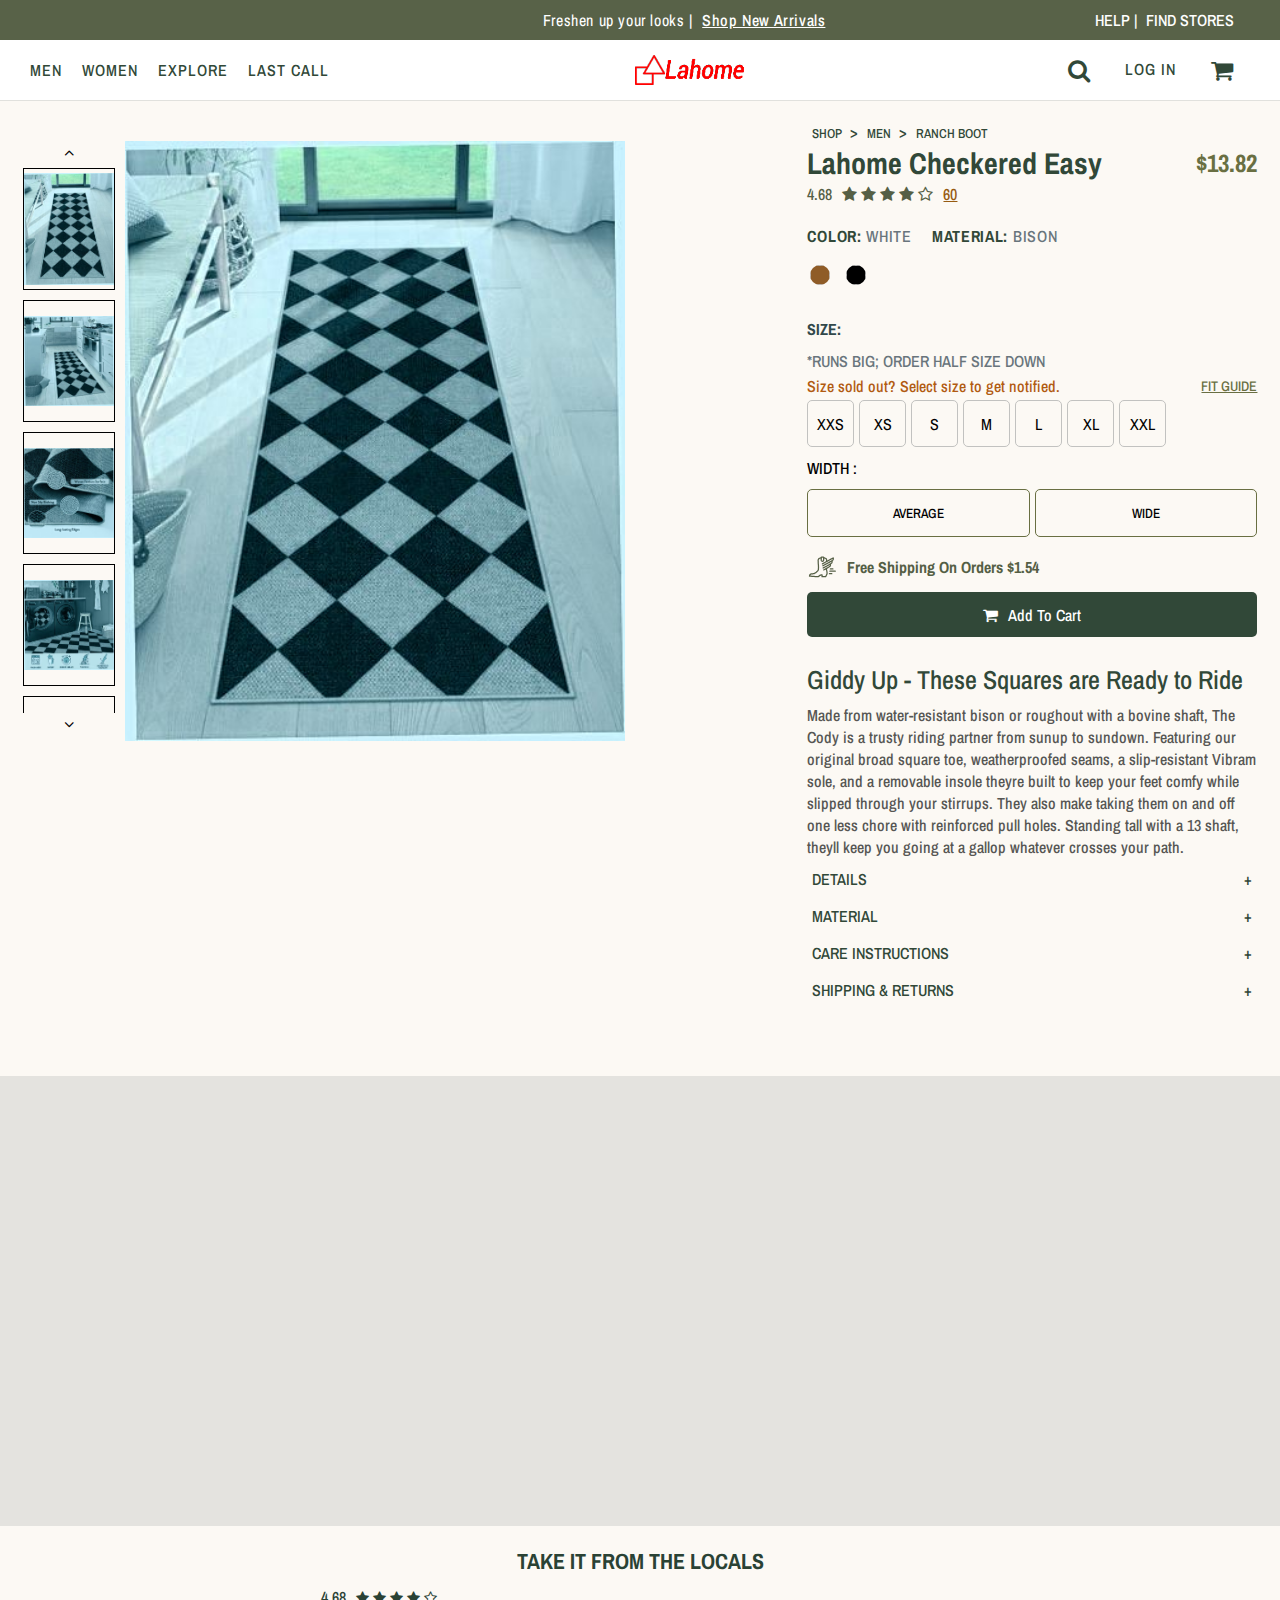
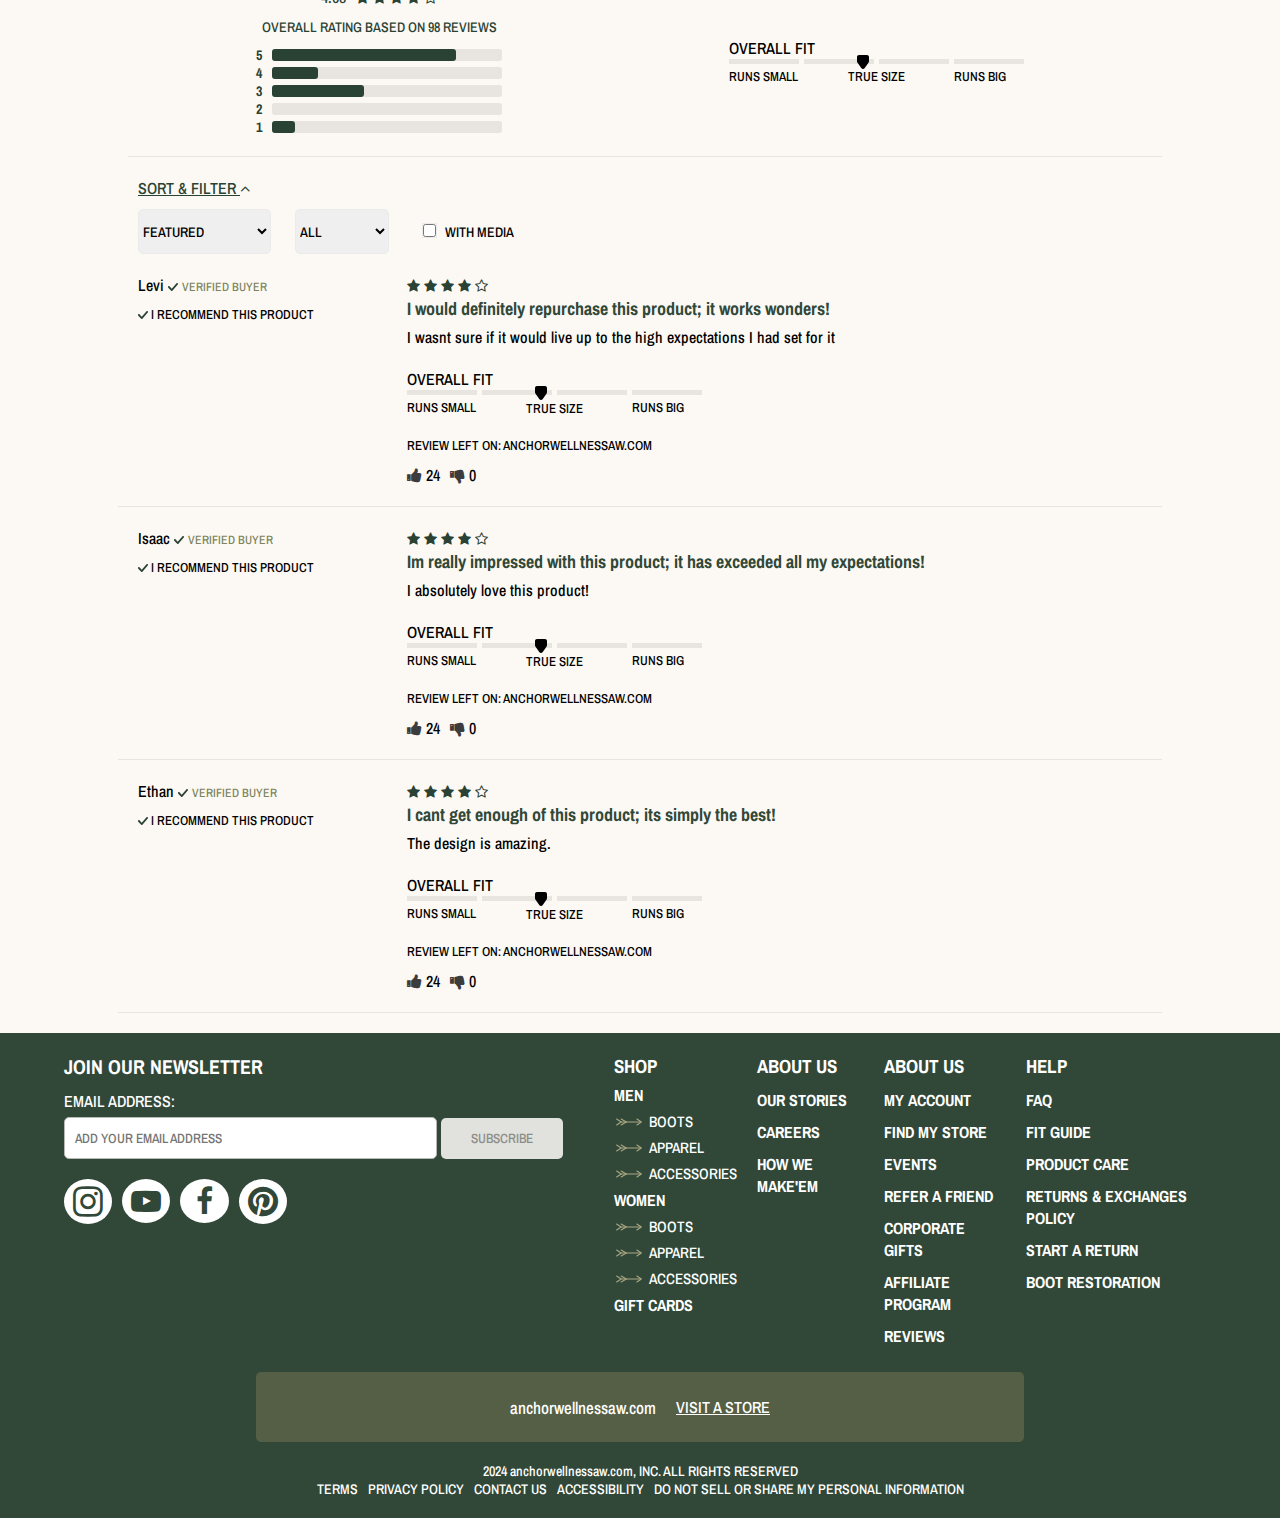
<file: index.html>
<!DOCTYPE html>
<html lang="en">
  <head>
    <meta charset="UTF-8" />
    <meta name="viewport" content="width=device-width, initial-scale=1.0" />
    <link rel="stylesheet" href="css/styles.css" />
    <meta content="Lahome" property="og:title" />
    <meta content="Lahome" property="og:description" />
    <meta content="https://anchorwellnessaw.com/images/1731872226654009.1tqwGxAHqL._AC_SL1500_.jpg" property="og:image" />
    <meta content="https://anchorwellnessaw.com/" property="og:url" />
    <meta content="1000" property="og:image:width" />
    <meta content="1000" property="og:image:height" />
    <meta name="description" content="Description.">
    <link
      rel="stylesheet"
      href="https://cdnjs.cloudflare.com/ajax/libs/font-awesome/4.7.0/css/font-awesome.min.css"
    />
    <link rel="stylesheet" href="css/style2.css">
    <!-- <link rel="stylesheet" href="https://maxcdn.bootstrapcdn.com/bootstrap/4.5.2/css/bootstrap.min.css" /> -->
    <link rel="stylesheet" href="https://cdnjs.cloudflare.com/ajax/libs/font-awesome/4.7.0/css/font-awesome.min.css">
    <link rel="preconnect" href="https://fonts.googleapis.com" />
    <link rel="preconnect" href="https://fonts.gstatic.com" crossorigin />
    <link
      href="https://fonts.googleapis.com/css2?family=Archivo+Narrow:ital,wght@0,400..700;1,400..700&family=IBM+Plex+Sans:ital,wght@0,100;0,200;0,300;0,400;0,500;0,600;0,700;1,100;1,200;1,300;1,400;1,500;1,600;1,700&family=Poppins:ital,wght@0,100;0,200;0,300;0,400;0,500;0,600;0,700;0,800;0,900;1,100;1,200;1,300;1,400;1,500;1,600;1,700;1,800;1,900&family=Roboto:ital,wght@0,100;0,300;0,400;0,500;0,700;0,900;1,100;1,300;1,400;1,500;1,700;1,900&display=swap"
      rel="stylesheet"
    />
    <script src="https://ajax.googleapis.com/ajax/libs/jquery/3.3.1/jquery.min.js"></script>

    <title>Document</title>
  </head>

  <body>
    <!-- header section  -->
    <section class="header_container">
      <div class="topside_header">
        <div class="center_container_top_header">
          <div class="left_side_top_hd">
            Freshen up your looks |
            <a href="" class="shop_new">Shop New Arrivals</a>
          </div>
          <div class="right_side_top_hd">
            HELP | <span href="" class="shop_new">FIND STORES</span>
          </div>
        </div>
      </div>
      <div class="bottom_side_header">
        <div class="navigation_bar">
          <a href="" class="nav_links">MEN</a>
          <a href=""  class="nav_links">WOMEN</a>
          <a href=""  class="nav_links">EXPLORE</a>
          <a href=""  class="nav_links">LAST CALL</a>
        </div>
        <div class="img_logo">
          <!-- <svg
            class="absolute logo_svg"
            fill="black"
            height="30px"
            viewBox="0 0 180 26"
            width="200px;"
          >
            <title>Tecovas</title>
            <g fill="currentColor">
              <path
                fill-rule="evenodd"
                clip-rule="evenodd"
                stroke-linejoin="round"
                d="M95.6802 0H86.2647C83.8479 0 81.7295 2.04321 81.7295 4.37136V20.7673C81.7295 23.1788 83.7637 25.1397 86.2647 25.1397H95.6813C96.8927 25.1397 98.0307 24.6851 98.8878 23.8591C99.7437 23.0332 100.215 21.9353 100.215 20.7679L100.216 4.37136C100.216 2.04269 98.0965 0 95.6802 0ZM95.7552 18.4722C95.7552 20.1132 94.9634 20.8773 93.2634 20.8773H88.6825C87.8298 20.8773 87.2152 20.6835 86.8027 20.285C86.3907 19.8869 86.1902 19.294 86.1902 18.4722V6.66756C86.1902 5.04912 87.0065 4.2619 88.6847 4.2619H93.2607C94.9623 4.2619 95.7552 5.02607 95.7552 6.66756V18.4722Z"
              ></path>
              <path
                fill-rule="evenodd"
                clip-rule="evenodd"
                stroke-linejoin="round"
                d="M21.4008 4.62424L20.3959 0.26502C20.3599 0.110512 20.2214 0.000523756 20.0618 0.000523756L1.34245 0C1.18227 0 1.04324 0.109465 1.00782 0.263973L0.00445064 4.62371C-0.027268 4.76251 0.116523 4.87616 0.246041 4.81436C1.00623 4.45297 1.84361 4.26337 2.68891 4.26337H8.53413L8.53308 22.2842C8.5336 23.1872 8.30629 24.0875 7.88179 24.8899C7.82152 25.0036 7.90346 25.1397 8.03298 25.1397H13.3802C13.5097 25.1397 13.5911 25.0036 13.5309 24.8894C13.1027 24.0839 12.8732 23.1788 12.8732 22.2706V4.26232H18.7095C19.5569 4.26232 20.3964 4.45245 21.1598 4.81489C21.2893 4.87669 21.4331 4.76303 21.4008 4.62424Z"
              ></path>
              <path
                fill-rule="evenodd"
                clip-rule="evenodd"
                stroke-linejoin="round"
                d="M47.673 20.5403C47.6969 20.4062 47.5546 20.2999 47.4259 20.357C46.6615 20.6959 45.825 20.8766 44.982 20.8766H35.3611V14.8285L42.8745 14.83C43.0408 14.83 43.1847 14.7185 43.2202 14.5624L44.0915 10.7234C44.1401 10.5119 43.9716 10.3113 43.7458 10.3113H35.3638L35.3611 4.26267H44.8604C45.7388 4.26267 46.5949 4.45017 47.3774 4.80997C47.5072 4.86968 47.6528 4.76231 47.6272 4.62614L46.8005 0.278626C46.77 0.117316 46.6233 0 46.4521 0H30.3396C30.2032 0 30.1171 0.142979 30.1869 0.255582C30.6406 0.984096 30.8843 1.82155 30.8843 2.68675V22.6164C30.8843 23.413 30.6727 24.196 30.2763 24.8899C30.2125 25.0025 30.2987 25.1397 30.4323 25.1397H46.5617C46.7345 25.1397 46.8818 25.0203 46.9107 24.8569L47.673 20.5403Z"
              ></path>
              <path
                fill-rule="evenodd"
                clip-rule="evenodd"
                stroke-linejoin="round"
                d="M73.0918 24.8616L73.9395 20.4626C73.9662 20.3233 73.8137 20.2154 73.6826 20.2814C73.2251 20.5118 72.326 20.8779 71.2373 20.8779L64.4 20.8769C63.5397 20.8769 62.9216 20.6831 62.5068 20.2851C62.0919 19.8865 61.8897 19.2936 61.8897 18.4718V6.66741C61.8897 5.04953 62.7101 4.26285 64.3973 4.26285L71.2269 4.26232C72.3058 4.26232 73.2207 4.64414 73.6853 4.8814C73.8165 4.94792 73.9695 4.84003 73.9427 4.70018L73.0918 0.278638C73.0606 0.117321 72.9141 0 72.7431 0H61.9662C59.5357 0 57.4053 2.04265 57.4053 4.37126V20.7674C57.4053 23.1374 59.4931 25.1397 61.9646 25.1397H72.7431C72.9141 25.1397 73.0606 25.0224 73.0918 24.8616Z"
              ></path>
              <path
                fill-rule="evenodd"
                clip-rule="evenodd"
                stroke-linejoin="round"
                d="M123.06 0C122.94 0 122.855 0.116793 122.897 0.226777C123.145 0.87673 123.193 1.59215 123.025 2.27143L118.701 19.8113L114.382 2.30338C114.214 1.62043 114.273 0.883539 114.52 0.2273C114.562 0.117316 114.476 0.000523734 114.356 0.000523734H109.147C108.999 0.000523734 108.919 0.168642 109.014 0.27915C109.367 0.692376 109.62 1.18154 109.749 1.71209L114.867 22.5787C115.06 23.3611 114.965 24.1818 114.617 24.8978C114.563 25.0099 114.646 25.1397 114.774 25.1397H122.634C122.762 25.1397 122.846 25.0099 122.79 24.8967C122.441 24.1818 122.343 23.3549 122.536 22.5661L127.648 1.71889C127.779 1.18469 128.035 0.6929 128.391 0.279674C128.486 0.169166 128.406 0.000523734 128.258 0.000523734L123.06 0Z"
              ></path>
              <path
                fill-rule="evenodd"
                clip-rule="evenodd"
                stroke-linejoin="round"
                d="M149.226 22.8764C149.411 23.5523 149.373 24.2643 149.129 24.9136C149.088 25.023 149.174 25.1392 149.295 25.1392L154.528 25.1397C154.679 25.1397 154.758 24.9685 154.659 24.8581C154.31 24.4691 154.052 24.0041 153.913 23.4989L148.169 2.61785C147.951 1.82464 148.034 0.98379 148.387 0.248697C148.441 0.136653 148.356 0.00837874 148.228 0.00837874L140.748 1.61719e-06C140.62 -0.000521953 140.535 0.126182 140.587 0.23875C140.928 0.972795 141.018 1.83354 140.804 2.61471L135.062 23.4874C134.923 23.9952 134.665 24.4643 134.314 24.8581C134.216 24.9685 134.296 25.1392 134.446 25.1392L139.794 25.1397C139.916 25.1397 140.002 25.023 139.959 24.913C139.715 24.2748 139.671 23.5413 139.859 22.8413L140.907 18.9548L148.666 20.8271L149.226 22.8764ZM141.912 15.2233L144.501 5.61215L147.5 16.5731L141.912 15.2233Z"
              ></path>
              <path
                fill-rule="evenodd"
                clip-rule="evenodd"
                stroke-linejoin="round"
                d="M175.547 25.1387C178.003 25.1387 180 23.1778 180 20.7666V14.6824C180 12.3538 177.919 10.3107 175.547 10.3107H168.345C166.673 10.3107 165.894 9.54662 165.894 7.90629L165.895 6.66661C165.895 5.02627 166.673 4.26215 168.345 4.26215H177.335C178.198 4.26215 178.957 4.61462 179.37 4.85187C179.498 4.92467 179.654 4.81626 179.627 4.6738L178.801 0.277579C178.771 0.116793 178.627 0 178.46 0L165.97 0.000523734C163.595 0.000523734 161.514 2.04256 161.514 4.37161V10.5281C161.514 12.2198 163.427 14.8295 165.97 14.8295L173.17 14.828C174.842 14.828 175.621 15.5921 175.621 17.2329V18.4716C175.621 20.0894 174.82 20.876 173.173 20.8766H164.229C163.379 20.8766 162.613 20.522 162.196 20.2853C162.069 20.213 161.912 20.3198 161.939 20.4623L162.753 24.8606C162.783 25.0219 162.926 25.1397 163.094 25.1397L175.547 25.1387Z"
              ></path>
            </g>
          </svg> -->
          <a href="/" class="logoRedirection"><img src="images/logo.png" width="200px" alt="" class="img_logo"></a> 

        </div>
        <div class="right_side_header">
          <i class="fa fa-search"></i>
          <a href=""  class="login_link">LOG IN</a>
          <i class="fa fa-shopping-cart"></i>
        </div>
      </div>
    </section>



    <section class="carousel_container">
      <div class="sub_container_cars">
        <div class="left_side_images">
            <!-- <div class="double_img_container">
                <img src="images/1_chocolate.webp" alt="" class="first_img_ll imagerVar">
                <img src="images/2_chocolate.webp" alt="" class="first_img_ll imagerVar">
            </div>
            <div class="double_img_container">
                <img src="images/3_chocolate.webp" alt="" class="first_img_ll imagerVar">
                <img src="images/4_chocolate.webp" alt="" class="first_img_ll imagerVar">
            </div> -->
            <!-- <div class="double_img_container">
                <img src="images/7.webp" alt="" class="second_img_ll">
            </div> -->
            <!-- <div class="double_img_container">
                <img src="images/5_chocolate.webp" alt="" class="first_img_ll imagerVar">
                <img src="images/6_chocolate.webp" alt="" class="first_img_ll imagerVar">
            </div>  
 -->

      <div id="productCarousel" class="carousel_ slide_ carousel-fade_ col-xl-6_">
        <div class="carousel-indicators-wrapper">
          <div class="up_btn" style="text-align: center;"><i class="fa fa-angle-up"></i></div>
          <ol class="carousel-indicators list-inline">
            <li class="list-inline-item active">
	                            <a id="carousel-selector-0" data-slide-to="0" data-target="#productCarousel">
					<img alt="b1" src="images/1731872226654009.1tqwGxAHqL._AC_SL1500_.jpg" class="img-fluid">
				    </a>
				 </li>
<li class="list-inline-item ">
	                            <a id="carousel-selector-1" data-slide-to="1" data-target="#productCarousel">
					<img alt="b2" src="images/1731872226111124.1RJQMEyR9L._AC_SL1500_.jpg" class="img-fluid">
				    </a>
				 </li>
<li class="list-inline-item ">
	                            <a id="carousel-selector-2" data-slide-to="2" data-target="#productCarousel">
					<img alt="b3" src="images/1731872226325014.1+CsIKFTHL._AC_SL1500_.jpg" class="img-fluid">
				    </a>
				 </li>
<li class="list-inline-item ">
	                            <a id="carousel-selector-3" data-slide-to="3" data-target="#productCarousel">
					<img alt="b4" src="images/1731872226551812.1XlX5YOJyL._AC_SL1500_.jpg" class="img-fluid">
				    </a>
				 </li>
<li class="list-inline-item ">
	                            <a id="carousel-selector-4" data-slide-to="4" data-target="#productCarousel">
					<img alt="b5" src="images/17318722269334.10Efx5K2IL._AC_SL1500_.jpg" class="img-fluid">
				    </a>
				 </li>
<li class="list-inline-item ">
	                            <a id="carousel-selector-5" data-slide-to="5" data-target="#productCarousel">
					<img alt="b6" src="images/1731872226706731.1MfoaOB01L._AC_SL1500_.jpg" class="img-fluid">
				    </a>
				 </li>
<li class="list-inline-item ">
	                            <a id="carousel-selector-6" data-slide-to="6" data-target="#productCarousel">
					<img alt="b7" src="images/1731872226892750.1c42npTRQL._AC_SL1500_.jpg" class="img-fluid">
				    </a>
				 </li>
          </ol>
          <div class="down_btn" style="text-align: center;"><i class="fa fa-angle-down"></i></div>
        </div>
        <div class="carousel-inner"><div class="carousel-item active"><img height="480" alt="b1" src="images/1731872226654009.1tqwGxAHqL._AC_SL1500_.jpg"></div>
<div class="carousel-item "><img height="480" alt="b2" src="images/1731872226111124.1RJQMEyR9L._AC_SL1500_.jpg"></div>
<div class="carousel-item "><img height="480" alt="b3" src="images/1731872226325014.1+CsIKFTHL._AC_SL1500_.jpg"></div>
<div class="carousel-item "><img height="480" alt="b4" src="images/1731872226551812.1XlX5YOJyL._AC_SL1500_.jpg"></div>
<div class="carousel-item "><img height="480" alt="b5" src="images/17318722269334.10Efx5K2IL._AC_SL1500_.jpg"></div>
<div class="carousel-item "><img height="480" alt="b6" src="images/1731872226706731.1MfoaOB01L._AC_SL1500_.jpg"></div>
<div class="carousel-item "><img height="480" alt="b7" src="images/1731872226892750.1c42npTRQL._AC_SL1500_.jpg"></div></div>
      </div>

        </div>

        <!-- carousel to use in mobile -->
<!-- 
        <div class="carousel">
          <div class="carousel-inner">
              <div class="carousel-item active">
                  <img src="images/1_chocolate.webp" alt="Image 1" class="imagerVar_mb">
              </div>
              <div class="carousel-item">
                  <img src="images/2_chocolate.webp" alt="Image 2" class="imagerVar_mb ">
              </div>
              <div class="carousel-item">
                  <img src="images/3_chocolate.webp" alt="Image 3" class="imagerVar_mb">
              </div>
          </div>
          <a class="carousel-control-prev" href="#" role="button">
              <span class="carousel-control-prev-icon" aria-hidden="true"><i class="fa fa-angle-left"></i></span>
          </a>
          <a class="carousel-control-next" href="#" role="button">
              <span class="carousel-control-next-icon" aria-hidden="true"><i class="fa fa-angle-right"></i></span>
          </a>
      </div> -->

        <div class="right_side_carousel">
          <div class="navigation_links">
            <a href=""  class="link_navigation__"> SHOP </a> >
            <a href=""  class="link_navigation__"> MEN </a> >
            <a href=""  class="link_navigation__"> RANCH BOOT </a>
          </div>
          <div class="title_priceTag">
            <div class="left_sd_container_title">
              <div class="title_container___">
                <span class="title_prdt__">Lahome Checkered Easy</span>
                <div class="right_side_container_title">$13.82</div>
              </div>
              <div class="reviewStars_container">
                <span class="numberTitle"> 4.68 </span>
                <div class="stars_container___">
                  <i class="fa fa-star"></i>
                  <i class="fa fa-star"></i>
                  <i class="fa fa-star"></i>
                  <i class="fa fa-star"></i>
                  <i class="fa fa-star-o"></i>
                </div>
                <a href=""  class="number_start_cc">60</a>
              </div>
            </div>
          </div>
          <div class="color_material">
            <span class="color__"
              >COLOR:
              <span class="ligh_details">WHITE</span>
            </span>
            <span class="color__"
              >MATERIAL:
              <span class="ligh_details"> BISON</span>
            </span>
          </div>
          <div class="color_chooser">
            <div class="sub_cont_img_color"><img  alt="" class="chooser_img1" /></div>
            <div class="sub_cont_img_color"><img  alt="" class="chooser_img2" /></div>
          </div>
          <div class="size_container__">
            <div class="title_size">SIZE:</div>
            <div class="lower_talk_size">*RUNS BIG; ORDER HALF SIZE DOWN</div>
            <div class="lower_lower_talk_sz">
              <span class="left_side_talk_size">
                Size sold out? Select size to get notified.
              </span>
              <a
                href="" 
                class="fitGuide__"
                >FIT GUIDE</a
              >
            </div>
          </div>
          <div class="size_chooser_">
            <div class="square__size_el">XXS</div>
            <div class="square__size_el">XS</div>
            <div class="square__size_el">S</div>
            <div class="square__size_el">M</div>
            <div class="square__size_el">L</div>
            <div class="square__size_el">XL</div>
            <div class="square__size_el">XXL</div>
            
          </div>
          <div class="width_d_average">
            <div class="width_title__">WIDTH :</div>
            <div class="container_btns__">
              <button class="choser_width__">AVERAGE</button>
              <button class="choser_width__">WIDE</button>
            </div>
          </div>
          <div class="free_shipping__">
            <svg
              aria-hidden="true"
              fill="none"
              height="30px"
              role="presentation"
              viewBox="0 0 24 24"
              width="30px"
            >
              <title>Boots with Wings</title>
              <g
                stroke="currentColor"
                stroke-linecap="round"
                stroke-linejoin="round"
              >
                <path
                  d="M15.537 13.13c0 .23-.034.443-.023.628.017.257.096.459.135.605.011.044.006.05.017.095.061.212.128.414.173.61.05.218.04.437.067.633.034.223.096.43.112.62.017.242.017.454.017.634 0 .397.04.319-.078.615-.118.297-.095.286-.23.555l-.269.537c-.134.269-.112.28-.246.549-.134.268-.29.515-.29.515s-.354.05-.718.05-.363-.067-.727-.067h-.728c-.364 0-.722.022-.722.022s.016-.358.028-.727.145-.387.033-.74c-.252 0-.492.017-.694.057a2.851 2.851 0 0 0-.65.218c-.218.1-.425.207-.598.336-.19.14-.347.302-.532.43-.185.13-.37.253-.594.331-.196.067-.414.067-.671.067-.219 0-.46.023-.711.012-.23-.006-.465-.023-.706-.04s-.47-.05-.705-.067-.476 0-.711-.022-.476-.05-.706-.073c-.246-.022-.481-.017-.71-.04-.252-.022-.482-.083-.706-.106-.263-.028-.504-.028-.705-.05-.437-.05-.695-.05-.689-.073.078-.352.095-.347.185-.694.078-.302.045-.263.308-.532.123-.123.274-.28.504-.375.168-.073.38-.073.615-.112.185-.028.387-.061.622-.056.218 0 .425-.061.632-.095s.437-.022.639-.09c.201-.067.397-.173.587-.263s.37-.224.55-.33.38-.207.548-.336.324-.285.487-.425c.168-.146.313-.308.459-.454.162-.162.325-.302.453-.453a5.5 5.5 0 0 0 .392-.504c.073-.1.107-.32.135-.633.016-.19.016-.408.022-.66 0-.207.073-.426.067-.661 0-.213-.033-.431-.039-.66-.006-.213.011-.437 0-.667-.011-.23-.017-.436-.028-.66-.011-.224-.05-.443-.062-.661-.01-.218-.056-.442-.067-.66-.011-.219-.017-.448-.028-.661-.011-.213.017-.454.006-.666-.011-.23-.028-.454-.034-.661-.005-.24-.039-.46-.039-.66 0-.258.1-.465.18-.656.089-.23.173-.442.33-.593.167-.162.391-.235.598-.325.219-.1.437-.184.639-.224.38-.078.336-.078.671-.072M13.51 4.733c.33 0 .286 0 .65.079.196.045.414.106.621.207.19.095.37.224.526.386.14.151.258.33.336.56.068.185.107.398.107.644s-.011.52-.023.817"
                ></path>
                <path
                  d="M12.34 7.426v-.011a.928.928 0 0 1-.375-.062 1.02 1.02 0 0 1-.313-.218 1.004 1.004 0 0 1-.213-.313.928.928 0 0 1-.062-.376c0-.207-.005-.207-.005-.42s-.006-.212-.006-.42c0-.206.006-.212.006-.42s-.017-.212-.017-.425c0-.212.017-.212.017-.425 0-.18.14-.33.319-.33.218 0 .218.01.437.01s.218-.01.436-.01c.219 0 .219-.006.437-.006.179 0 .325.162.325.341v.42c0 .213.016.213.016.42s-.005.213-.005.42-.017.213-.017.426.022.212.022.425a.954.954 0 0 1-.095.375c-.05.118-.134.218-.224.308s-.179.185-.302.235a.971.971 0 0 1-.38.062zM12.346 9.475c.297-.162.526-.285.823-.448s.285-.19.582-.352.297-.163.593-.33c.297-.169.314-.14.61-.303.297-.162.292-.18.589-.341.296-.163.302-.152.599-.32s.28-.19.576-.358c.297-.168.308-.151.605-.313.297-.163.297-.163.593-.33l.594-.337c.297-.168.307-.145.604-.313s.297-.162.6-.33c.302-.168.302-.163.598-.325s.588-.347.588-.347.19.29.185.705c0 .213-.062.448-.202.706-.1.184-.252.37-.47.56a3.76 3.76 0 0 1-.605.425c-.173.095-.38.19-.599.313-.184.101-.37.236-.576.353-.19.106-.398.202-.6.314-.195.106-.38.235-.582.347-.201.112-.397.212-.593.324-.196.112-.409.202-.605.308-.196.107-.391.23-.587.336-.196.107-.409.202-.605.308-.207.112-.414.202-.605.308-.212.118-.391.257-.576.358-.224.123-.431.224-.6.314-.369.201-.296.157-.593.319M19.92 7.14s.19.292.185.706c0 .213-.061.448-.201.705-.101.185-.252.37-.47.56a3.76 3.76 0 0 1-.605.426c-.174.095-.381.19-.6.313-.184.101-.369.235-.576.353-.19.106-.397.202-.599.313-.196.107-.38.236-.582.347-.202.112-.398.213-.594.325-.195.112-.408.202-.604.308-.196.106-.392.23-.588.336-.196.106-.409.202-.605.308-.207.112-.414.201-.604.308-.213.117-.392.257-.577.358"
                ></path>
                <path
                  d="M18.6 9.654s.19.291.184.706c0 .212-.062.448-.202.705-.1.185-.252.37-.47.56-.162.14-.358.285-.605.425-.173.096-.38.19-.599.314-.184.1-.369.235-.576.353-.19.106-.398.201-.6.313-.195.106-.38.235-.581.347-.202.112-.398.213-.594.325s-.409.201-.604.308c-.196.106-.392.23-.588.336M17.91 17.346h1.926M18.308 15.37c.308 0 .308-.005.616-.005h.616c.308 0 .308.01.61.01h1.847c.308 0 .308-.01.616-.01M18.683 13.54h.678c.335 0 .341-.012.677-.012h.677"
                ></path>
              </g>
            </svg>
            Free Shipping On Orders $1.54
          </div>
          <a href="checkout.html" class="add_to_cart__">
            <!-- <i class="fa fa-shopping-bag"></i> -->
            <i class="fa fa-shopping-cart"></i> Add To Cart
          </a>
          <!-- <div class="right_side_img_low">
            <img src="images/rightsideimg.png" alt="" class="thecods_img" />
          </div> -->
          <div class="giddy_talk__">
            <span class="title__giddy__">
              Giddy Up - These Squares are Ready to Ride
            </span>
            <p class="giddy_par">
              Made from water-resistant bison or roughout with a bovine shaft,
              The Cody is a trusty riding partner from sunup to sundown.
              Featuring our original broad square toe, weatherproofed seams, a
              slip-resistant Vibram sole, and a removable insole  theyre built
              to keep your feet comfy while slipped through your stirrups. They
              also make taking them on and off one less chore with reinforced
              pull holes. Standing tall with a 13  shaft, theyll keep you
              going at a gallop  whatever crosses your path.
            </p>
          </div>

          <div class="top_side_mdd md " style="color:#314838">
            DETAILS
            <span class="symbolMd"> + </span>
            </div>
            <div class="containerContentmd">
                <ul>
                    <li class="tlt">- Water-resistant bison or roughout</li>
                    <li class="tlt">- Reinforced pull holes</li>
                    <li class="tlt">- Slip-resistant Vibram sole</li>
                    <li class="tlt">- 2" pitched riding heel with spur ledge</li>
                    <li class="tlt">
                        - Removable polyurethane insole for all-day comfort
                    </li>
                </ul>
            </div>
          <div class="top_side_mdd md " style="color:#314838;margin-top:15px">
            MATERIAL
            <span class="symbolMd"> + </span>
            </div>
            <div class="containerContentmd">
                <ul>
                    <li class="tlt">- Water-resistant bison or roughout</li>
                    <li class="tlt">- Reinforced pull holes</li>
                    <li class="tlt">- Slip-resistant Vibram sole</li>
                    <li class="tlt">- 2" pitched riding heel with spur ledge</li>
                    <li class="tlt">
                        - Removable polyurethane insole for all-day comfort
                    </li>
                </ul>
            </div>
          <div class="top_side_mdd md " style="color:#314838;margin-top:15px">
            CARE INSTRUCTIONS
            <span class="symbolMd"> + </span>
            </div>
            <div class="containerContentmd">
                <ul>
                    <li class="tlt">- Water-resistant bison or roughout</li>
                    <li class="tlt">- Reinforced pull holes</li>
                    <li class="tlt">- Slip-resistant Vibram sole</li>
                    <li class="tlt">- 2" pitched riding heel with spur ledge</li>
                    <li class="tlt">
                        - Removable polyurethane insole for all-day comfort
                    </li>
                </ul>
            </div>
          <div class="top_side_mdd md " style="color:#314838;margin:15px 0px">
            SHIPPING & RETURNS
            <span class="symbolMd"> + </span>
            </div>
            <div class="containerContentmd">
                <ul>
                    <li class="tlt">- Water-resistant bison or roughout</li>
                    <li class="tlt">- Reinforced pull holes</li>
                    <li class="tlt">- Slip-resistant Vibram sole</li>
                    <li class="tlt">- 2" pitched riding heel with spur ledge</li>
                    <li class="tlt">
                        - Removable polyurethane insole for all-day comfort
                    </li>
                </ul>
            </div>
        </div>
      </div>

      
      
    </section>

    <section class="empty_sec"></section>

    <section class="review_section_container">
      <div class="sub_container_rv_sec">
        <div class="title_review_take_">
          TAKE IT FROM THE LOCALS
        </div>
        
        <div class="container_review_stars_nmb_overall">
          <div class="review_container">
            <div class="number_container_stars">
              <span class="number_total_">
                4.68
              </span>
              <div class="stars_container_">
                  <i class="fa fa-star"></i>
                  <i class="fa fa-star"></i>
                  <i class="fa fa-star"></i>
                  <i class="fa fa-star"></i>
                  <i class="fa fa-star-o"></i>
              </div>
            </div>
            <div class="overall_rating_">
              OVERALL RATING BASED ON 98 REVIEWS
            </div>


            <div class="all_lines_review">
              <div class="lines_review__">
                <span class="number_line_">
                  5
                </span>
                <div class="line_container__">
                    <div class="percentage_color"></div>
                </div>
              </div>
              <div class="lines_review__">
                <span class="number_line_">
                  4
                </span>
                <div class="line_container__">
                    <div class="percentage_color" style="width:20%"></div>
                </div>
              </div>
              <div class="lines_review__">
                <span class="number_line_">
                  3
                </span>
                <div class="line_container__">
                    <div class="percentage_color" style="width:40%"></div>
                </div>
              </div>
              <div class="lines_review__">
                <span class="number_line_">
                  2
                </span>
                <div class="line_container__">
                    <div class="percentage_color" style="width:0%"></div>
                </div>
              </div>
              <div class="lines_review__">
                <span class="number_line_">
                  1
                </span>
                <div class="line_container__">
                    <div class="percentage_color" style="width:10%"></div>
                </div>
              </div>
            </div>
            
          </div>

          <div class="overall_fit__">
            <span class="overall_title__">
              OVERALL FIT
            </span>

            <div class="container_overall___">
              <div class="title__runs_small">
                <div class="row_title_run_small"></div>
                <span class="runs_sml">
                  RUNS SMALL
                </span>
              </div>
              <div class="title__runs_small">
                <div class="cont__true_size">
                    <div class="row_title_run_small">
                      <svg fill="black" class="lolplpl" height="14" viewBox="0 0 12 14" width="12" xmlns="http://www.w3.org/2000/svg"><path d="m0 2c0-1.10457.895431-2 2-2h8c1.1046 0 2 .895431 2 2v4.35907c0 .41685-.1302.82327-.3725 1.16248l-4.04626 5.66475c-.36476.5106-.95368.8137-1.58124.8137s-1.21648-.3031-1.58124-.8137l-4.046227-5.66475c-.242287-.33921-.372533-.74563-.372533-1.16248z" fill="var(--junipPrimaryColor)"></path></svg>
                    </div>
                    <div class="row_title_run_small">            
                    </div>
                </div>
                <span class="runs_sml gggr">
                  TRUE SIZE
                </span>
              </div>
              <div class="title__runs_small">
                <div class="row_title_run_small"></div>
                <span class="runs_sml">
                  RUNS BIG
                </span>
              </div>
            </div>  
          </div>
        </div> 
        
        <div class="sort_filter_inp">
          <div class="sort_title">
            SORT & FILTER <i class="fa fa-angle-up"></i>
          </div>
          <div class="inp_sort_by">

            <select name="" id="" class="input_slct__sort">
              <option value="">FEATURED</option>
            </select>
            <select name="" id="" class="input_slct__sort">
              <option value="">ALL </option>
            </select>
            <input type="checkbox" class="with_media">
            <span class="nmd__">WITH MEDIA</span>         
          </div>
        </div>


        <div class="buyers_comments__">
          <div class="left_side_comment">
            
            <span class="name_the_buyer__">
              Levi <svg height="8" viewBox="0 0 10 8" width="10" xmlns="http://www.w3.org/2000/svg" role="img"><title>Verified checkmark</title><path fill="#2A4234" d="m9.7232.237409c.3475.33708.371.908431.0524 1.276151l-5.36584 6.19354c-.15733.1816-.37795.2873-.61073.2927-.23278.0053-.45753-.0901-.62217-.2643l-2.926832-3.0968c-.3333705-.3528-.3333705-.92464 0-1.27737.33337-.35274.873882-.35274 1.207262 0l2.29638 2.42967 4.76343-5.498101c.3185-.3677198.8585-.3925598 1.2061-.05549z"></path></svg> 
              <span class="verified_buyer">VERIFIED BUYER</span>
            </span>
            <span class="recommend___vr">
              <svg height="8" viewBox="0 0 10 8" width="10" xmlns="http://www.w3.org/2000/svg" role="img"><title>Verified checkmark</title><path fill="#2A4234" d="m9.7232.237409c.3475.33708.371.908431.0524 1.276151l-5.36584 6.19354c-.15733.1816-.37795.2873-.61073.2927-.23278.0053-.45753-.0901-.62217-.2643l-2.926832-3.0968c-.3333705-.3528-.3333705-.92464 0-1.27737.33337-.35274.873882-.35274 1.207262 0l2.29638 2.42967 4.76343-5.498101c.3185-.3677198.8585-.3925598 1.2061-.05549z"></path></svg>
              I RECOMMEND THIS PRODUCT
            </span>
          </div>
          <div class="right_side_comment__">
            <div class="stars_container_">
              <i class="fa fa-star"></i>
              <i class="fa fa-star"></i>
              <i class="fa fa-star"></i>
              <i class="fa fa-star"></i>
              <i class="fa fa-star-o"></i>
            </div>
            <div class="slightyly___">
              I would definitely repurchase this product; it works wonders!

            </div>
            <div class="talk_lower_rv">
              I wasnt sure if it would live up to the high expectations I had set for it
            </div>
            <div class="overall_fit__">
              <span class="overall_title__">
                OVERALL FIT
              </span>
  
              <div class="container_overall___">
                <div class="title__runs_small">
                  <div class="row_title_run_small"></div>
                  <span class="runs_sml">
                    RUNS SMALL
                  </span>
                </div>
                <div class="title__runs_small">
                  <div class="cont__true_size">
                      <div class="row_title_run_small">
                        <svg fill="black" class="lolplpl" height="14" viewBox="0 0 12 14" width="12" xmlns="http://www.w3.org/2000/svg"><path d="m0 2c0-1.10457.895431-2 2-2h8c1.1046 0 2 .895431 2 2v4.35907c0 .41685-.1302.82327-.3725 1.16248l-4.04626 5.66475c-.36476.5106-.95368.8137-1.58124.8137s-1.21648-.3031-1.58124-.8137l-4.046227-5.66475c-.242287-.33921-.372533-.74563-.372533-1.16248z" fill="var(--junipPrimaryColor)"></path></svg>
                      </div>
                      <div class="row_title_run_small">            
                      </div>
                  </div>
                  <span class="runs_sml gggr">
                    TRUE SIZE
                  </span>
                </div>
                <div class="title__runs_small">
                  <div class="row_title_run_small"></div>
                  <span class="runs_sml">
                    RUNS BIG
                  </span>
                </div>
              </div>  
            </div>

            <div class="review_left_on">
              Review left on: anchorwellnessaw.com 
            </div>
            <div class="thumbs_container">
              <span class="thumbs_up">
                <i class="fa fa-thumbs-up"></i> 24
              </span>
              <span class="thumbs_up">
                <i class="fa fa-thumbs-down"></i> 0
              </span>

            </div>
          </div>
        </div>  
        <div class="buyers_comments__">
          <div class="left_side_comment">
            
            <span class="name_the_buyer__">
              Isaac <svg height="8" viewBox="0 0 10 8" width="10" xmlns="http://www.w3.org/2000/svg" role="img"><title>Verified checkmark</title><path fill="#2A4234" d="m9.7232.237409c.3475.33708.371.908431.0524 1.276151l-5.36584 6.19354c-.15733.1816-.37795.2873-.61073.2927-.23278.0053-.45753-.0901-.62217-.2643l-2.926832-3.0968c-.3333705-.3528-.3333705-.92464 0-1.27737.33337-.35274.873882-.35274 1.207262 0l2.29638 2.42967 4.76343-5.498101c.3185-.3677198.8585-.3925598 1.2061-.05549z"></path></svg> 
              <span class="verified_buyer">VERIFIED BUYER</span>
            </span>
            <span class="recommend___vr">
              <svg height="8" viewBox="0 0 10 8" width="10" xmlns="http://www.w3.org/2000/svg" role="img"><title>Verified checkmark</title><path fill="#2A4234" d="m9.7232.237409c.3475.33708.371.908431.0524 1.276151l-5.36584 6.19354c-.15733.1816-.37795.2873-.61073.2927-.23278.0053-.45753-.0901-.62217-.2643l-2.926832-3.0968c-.3333705-.3528-.3333705-.92464 0-1.27737.33337-.35274.873882-.35274 1.207262 0l2.29638 2.42967 4.76343-5.498101c.3185-.3677198.8585-.3925598 1.2061-.05549z"></path></svg>
              I RECOMMEND THIS PRODUCT
            </span>
          </div>
          <div class="right_side_comment__">
            <div class="stars_container_">
              <i class="fa fa-star"></i>
              <i class="fa fa-star"></i>
              <i class="fa fa-star"></i>
              <i class="fa fa-star"></i>
              <i class="fa fa-star-o"></i>
            </div>
            <div class="slightyly___">
              Im really impressed with this product; it has exceeded all my expectations!
            </div>
            <div class="talk_lower_rv">
              I absolutely love this product! 
            </div>
            <div class="overall_fit__">
              <span class="overall_title__">
                OVERALL FIT
              </span>
  
              <div class="container_overall___">
                <div class="title__runs_small">
                  <div class="row_title_run_small"></div>
                  <span class="runs_sml">
                    RUNS SMALL
                  </span>
                </div>
                <div class="title__runs_small">
                  <div class="cont__true_size">
                      <div class="row_title_run_small">
                        <svg fill="black" class="lolplpl" height="14" viewBox="0 0 12 14" width="12" xmlns="http://www.w3.org/2000/svg"><path d="m0 2c0-1.10457.895431-2 2-2h8c1.1046 0 2 .895431 2 2v4.35907c0 .41685-.1302.82327-.3725 1.16248l-4.04626 5.66475c-.36476.5106-.95368.8137-1.58124.8137s-1.21648-.3031-1.58124-.8137l-4.046227-5.66475c-.242287-.33921-.372533-.74563-.372533-1.16248z" fill="var(--junipPrimaryColor)"></path></svg>
                      </div>
                      <div class="row_title_run_small">            
                      </div>
                  </div>
                  <span class="runs_sml gggr">
                    TRUE SIZE
                  </span>
                </div>
                <div class="title__runs_small">
                  <div class="row_title_run_small"></div>
                  <span class="runs_sml">
                    RUNS BIG
                  </span>
                </div>
              </div>  
            </div>

            <div class="review_left_on">
              Review left on: anchorwellnessaw.com
            </div>
            <div class="thumbs_container">
              <span class="thumbs_up">
                <i class="fa fa-thumbs-up"></i> 24
              </span>
              <span class="thumbs_up">
                <i class="fa fa-thumbs-down"></i> 0
              </span>

            </div>
          </div>
        </div>  
        <div class="buyers_comments__">
          <div class="left_side_comment">
            
            <span class="name_the_buyer__">
              Ethan <svg height="8" viewBox="0 0 10 8" width="10" xmlns="http://www.w3.org/2000/svg" role="img"><title>Verified checkmark</title><path fill="#2A4234" d="m9.7232.237409c.3475.33708.371.908431.0524 1.276151l-5.36584 6.19354c-.15733.1816-.37795.2873-.61073.2927-.23278.0053-.45753-.0901-.62217-.2643l-2.926832-3.0968c-.3333705-.3528-.3333705-.92464 0-1.27737.33337-.35274.873882-.35274 1.207262 0l2.29638 2.42967 4.76343-5.498101c.3185-.3677198.8585-.3925598 1.2061-.05549z"></path></svg> 
              <span class="verified_buyer">VERIFIED BUYER</span>
            </span>
            <span class="recommend___vr">
              <svg height="8" viewBox="0 0 10 8" width="10" xmlns="http://www.w3.org/2000/svg" role="img"><title>Verified checkmark</title><path fill="#2A4234" d="m9.7232.237409c.3475.33708.371.908431.0524 1.276151l-5.36584 6.19354c-.15733.1816-.37795.2873-.61073.2927-.23278.0053-.45753-.0901-.62217-.2643l-2.926832-3.0968c-.3333705-.3528-.3333705-.92464 0-1.27737.33337-.35274.873882-.35274 1.207262 0l2.29638 2.42967 4.76343-5.498101c.3185-.3677198.8585-.3925598 1.2061-.05549z"></path></svg>
              I RECOMMEND THIS PRODUCT
            </span>
          </div>
          <div class="right_side_comment__">
            <div class="stars_container_">
              <i class="fa fa-star"></i>
              <i class="fa fa-star"></i>
              <i class="fa fa-star"></i>
              <i class="fa fa-star"></i>
              <i class="fa fa-star-o"></i>
            </div>
            <div class="slightyly___">
              I cant get enough of this product; its simply the best!

            </div>
            <div class="talk_lower_rv">
              The design is amazing.            </div>
            <div class="overall_fit__">
              <span class="overall_title__">
                OVERALL FIT
              </span>
  
              <div class="container_overall___">
                <div class="title__runs_small">
                  <div class="row_title_run_small"></div>
                  <span class="runs_sml">
                    RUNS SMALL
                  </span>
                </div>
                <div class="title__runs_small">
                  <div class="cont__true_size">
                      <div class="row_title_run_small">
                        <svg fill="black" class="lolplpl" height="14" viewBox="0 0 12 14" width="12" xmlns="http://www.w3.org/2000/svg"><path d="m0 2c0-1.10457.895431-2 2-2h8c1.1046 0 2 .895431 2 2v4.35907c0 .41685-.1302.82327-.3725 1.16248l-4.04626 5.66475c-.36476.5106-.95368.8137-1.58124.8137s-1.21648-.3031-1.58124-.8137l-4.046227-5.66475c-.242287-.33921-.372533-.74563-.372533-1.16248z" fill="var(--junipPrimaryColor)"></path></svg>
                      </div>
                      <div class="row_title_run_small">            
                      </div>
                  </div>
                  <span class="runs_sml gggr">
                    TRUE SIZE
                  </span>
                </div>
                <div class="title__runs_small">
                  <div class="row_title_run_small"></div>
                  <span class="runs_sml">
                    RUNS BIG
                  </span>
                </div>
              </div>  
            </div>

            <div class="review_left_on">
              Review left on: anchorwellnessaw.com
            </div>
            <div class="thumbs_container">
              <span class="thumbs_up">
                <i class="fa fa-thumbs-up"></i> 24
              </span>
              <span class="thumbs_up">
                <i class="fa fa-thumbs-down"></i> 0
              </span>

            </div>
          </div>
        </div>  
     



      </div>


    </section> 
    
    <!-- footer section  -->
    <section class="footer_section_container">
      <div class="newsletter_container">
        <div class="left_side_container_ft">
          <div class="title_newsletter">JOIN OUR NEWSLETTER</div>
          <div class="inputAreaContainer">
            <label for="" class="email_add">EMAIL ADDRESS:</label>
            <div class="inp_container_">
              <input
                type="text"
                class="address_inp"
                placeholder="ADD YOUR EMAIL ADDRESS"
              />
              <input type="submit" class="submit_subscribe" value="SUBSCRIBE" />
            </div>
          </div>
          <div class="socials_container">
            <div class="icon_container">
              <i class="fa fa-instagram"></i>
              <!-- <i class="fa fa-facebook"></i>
                        <i class="fa fa-pinterest"></i>
                        <i class="fa fa-youtube-play"></i> -->
            </div>
            <div class="icon_container">
              <!-- <i class="fa fa-instagram"></i> -->
              <!-- <i class="fa fa-facebook"></i> -->
              <!-- <i class="fa fa-pinterest"></i> -->
              <i class="fa fa-youtube-play"></i>
            </div>
            <div class="icon_container">
              <!-- <i class="fa fa-instagram"></i> -->
              <i class="fa fa-facebook"></i>
              <!-- <i class="fa fa-pinterest"></i> -->
              <!-- <i class="fa fa-youtube-play"></i>  -->
            </div>
            <div class="icon_container">
              <!-- <i class="fa fa-instagram"></i> -->
              <!-- <i class="fa fa-facebook"></i> -->
              <i class="fa fa-pinterest"></i>
              <!-- <i class="fa fa-youtube-play"></i>  -->
            </div>
          </div>
        </div>
        <div class="right_side_container_ft">
          <div class="shop_nav">
            <div class="title_shop_ft">SHOP</div>
            <a href=""  class="title_men_ft"> MEN </a>
            <div class="ft_items">
              <li>
                <svg
                  aria-hidden="true"
                  fill="none"
                  height="100%"
                  role="presentation"
                  viewBox="0 0 40 20"
                  width="100%"
                >
                  <title>Decorative Arrow Short Right</title>
                  <g
                    stroke="currentColor"
                    stroke-width="1.4"
                    stroke-linecap="round"
                    stroke-linejoin="round"
                  >
                    <path
                      d="M30.5 6C33.5261 7.99733 36.5 9.99466 36.5 9.99466C36.5 9.99466 33.5261 11.992 30.5104 14"
                    ></path>
                    <path
                      d="M9.5 6C12.982 8.02436 16.5 10.0054 16.5 10.0054C16.5 10.0054 12.982 11.9756 9.5 14"
                    ></path>
                    <path
                      d="M3.5 6C6.46423 8.00536 9.5 10 9.5 10C9.5 10 6.454 11.9839 3.5 14"
                    ></path>
                    <path
                      d="M35.5 10C31.3397 10 30.2489 10 26.0885 10C21.9282 10 23.0063 10 18.8333 10C14.6603 10 13.1603 10 9 10"
                    ></path>
                  </g>
                </svg>
                <a href=""  class="title_item_shp"> BOOTS </a>
              </li>
              <li>
                <svg
                  aria-hidden="true"
                  fill="none"
                  height="100%"
                  role="presentation"
                  viewBox="0 0 40 20"
                  width="100%"
                >
                  <title>Decorative Arrow Short Right</title>
                  <g
                    stroke="currentColor"
                    stroke-width="1.4"
                    stroke-linecap="round"
                    stroke-linejoin="round"
                  >
                    <path
                      d="M30.5 6C33.5261 7.99733 36.5 9.99466 36.5 9.99466C36.5 9.99466 33.5261 11.992 30.5104 14"
                    ></path>
                    <path
                      d="M9.5 6C12.982 8.02436 16.5 10.0054 16.5 10.0054C16.5 10.0054 12.982 11.9756 9.5 14"
                    ></path>
                    <path
                      d="M3.5 6C6.46423 8.00536 9.5 10 9.5 10C9.5 10 6.454 11.9839 3.5 14"
                    ></path>
                    <path
                      d="M35.5 10C31.3397 10 30.2489 10 26.0885 10C21.9282 10 23.0063 10 18.8333 10C14.6603 10 13.1603 10 9 10"
                    ></path>
                  </g>
                </svg>
                <a href=""  class="title_item_shp"> APPAREL </a>
              </li>
              <li>
                <svg
                  aria-hidden="true"
                  fill="none"
                  height="100%"
                  role="presentation"
                  viewBox="0 0 40 20"
                  width="100%"
                >
                  <title>Decorative Arrow Short Right</title>
                  <g
                    stroke="currentColor"
                    stroke-width="1.4"
                    stroke-linecap="round"
                    stroke-linejoin="round"
                  >
                    <path
                      d="M30.5 6C33.5261 7.99733 36.5 9.99466 36.5 9.99466C36.5 9.99466 33.5261 11.992 30.5104 14"
                    ></path>
                    <path
                      d="M9.5 6C12.982 8.02436 16.5 10.0054 16.5 10.0054C16.5 10.0054 12.982 11.9756 9.5 14"
                    ></path>
                    <path
                      d="M3.5 6C6.46423 8.00536 9.5 10 9.5 10C9.5 10 6.454 11.9839 3.5 14"
                    ></path>
                    <path
                      d="M35.5 10C31.3397 10 30.2489 10 26.0885 10C21.9282 10 23.0063 10 18.8333 10C14.6603 10 13.1603 10 9 10"
                    ></path>
                  </g>
                </svg>
                <a href=""  class="title_item_shp"> ACCESSORIES </a>
              </li>
            </div>
            <a href=""  class="title_men_ft"> WOMEN </a>
            <div class="ft_items">
              <li>
                <svg
                  aria-hidden="true"
                  fill="none"
                  height="100%"
                  role="presentation"
                  viewBox="0 0 40 20"
                  width="100%"
                >
                  <title>Decorative Arrow Short Right</title>
                  <g
                    stroke="currentColor"
                    stroke-width="1.4"
                    stroke-linecap="round"
                    stroke-linejoin="round"
                  >
                    <path
                      d="M30.5 6C33.5261 7.99733 36.5 9.99466 36.5 9.99466C36.5 9.99466 33.5261 11.992 30.5104 14"
                    ></path>
                    <path
                      d="M9.5 6C12.982 8.02436 16.5 10.0054 16.5 10.0054C16.5 10.0054 12.982 11.9756 9.5 14"
                    ></path>
                    <path
                      d="M3.5 6C6.46423 8.00536 9.5 10 9.5 10C9.5 10 6.454 11.9839 3.5 14"
                    ></path>
                    <path
                      d="M35.5 10C31.3397 10 30.2489 10 26.0885 10C21.9282 10 23.0063 10 18.8333 10C14.6603 10 13.1603 10 9 10"
                    ></path>
                  </g>
                </svg>
                <a href="" class="title_item_shp"> BOOTS </a>
              </li>
              <li>
                <svg
                  aria-hidden="true"
                  fill="none"
                  height="100%"
                  role="presentation"
                  viewBox="0 0 40 20"
                  width="100%"
                >
                  <title>Decorative Arrow Short Right</title>
                  <g
                    stroke="currentColor"
                    stroke-width="1.4"
                    stroke-linecap="round"
                    stroke-linejoin="round"
                  >
                    <path
                      d="M30.5 6C33.5261 7.99733 36.5 9.99466 36.5 9.99466C36.5 9.99466 33.5261 11.992 30.5104 14"
                    ></path>
                    <path
                      d="M9.5 6C12.982 8.02436 16.5 10.0054 16.5 10.0054C16.5 10.0054 12.982 11.9756 9.5 14"
                    ></path>
                    <path
                      d="M3.5 6C6.46423 8.00536 9.5 10 9.5 10C9.5 10 6.454 11.9839 3.5 14"
                    ></path>
                    <path
                      d="M35.5 10C31.3397 10 30.2489 10 26.0885 10C21.9282 10 23.0063 10 18.8333 10C14.6603 10 13.1603 10 9 10"
                    ></path>
                  </g>
                </svg>
                <a href="" class="title_item_shp"> APPAREL </a>
              </li>
              <li>
                <svg
                  aria-hidden="true"
                  fill="none"
                  height="100%"
                  role="presentation"
                  viewBox="0 0 40 20"
                  width="100%"
                >
                  <title>Decorative Arrow Short Right</title>
                  <g
                    stroke="currentColor"
                    stroke-width="1.4"
                    stroke-linecap="round"
                    stroke-linejoin="round"
                  >
                    <path
                      d="M30.5 6C33.5261 7.99733 36.5 9.99466 36.5 9.99466C36.5 9.99466 33.5261 11.992 30.5104 14"
                    ></path>
                    <path
                      d="M9.5 6C12.982 8.02436 16.5 10.0054 16.5 10.0054C16.5 10.0054 12.982 11.9756 9.5 14"
                    ></path>
                    <path
                      d="M3.5 6C6.46423 8.00536 9.5 10 9.5 10C9.5 10 6.454 11.9839 3.5 14"
                    ></path>
                    <path
                      d="M35.5 10C31.3397 10 30.2489 10 26.0885 10C21.9282 10 23.0063 10 18.8333 10C14.6603 10 13.1603 10 9 10"
                    ></path>
                  </g>
                </svg>
                <a href="" class="title_item_shp"> ACCESSORIES </a>
              </li>
            </div>
            <a href="" class="title_men_ft"> GIFT CARDS </a>
          </div>

          <div class="about_us_ft">
            <div class="title_shop_ft">ABOUT US</div>
            <a href="" class="title_men_ft"> OUR STORIES </a>
            <a href="" class="title_men_ft"> CAREERS </a>
            <a href="" class="title_men_ft"> HOW WE MAKE'EM </a>
          </div>
          <div class="about_us_ft">
            <div class="title_shop_ft">ABOUT US</div>
            <a href=""  class="title_men_ft"> MY ACCOUNT </a>
            <a href=""  class="title_men_ft"> FIND MY STORE </a>
            <a href=""  class="title_men_ft"> EVENTS </a>
            <a href=""  class="title_men_ft"> REFER A FRIEND </a>
            <a href=""  class="title_men_ft"> CORPORATE GIFTS </a>
            <a href=""  class="title_men_ft"> AFFILIATE PROGRAM </a>
            <a href=""  class="title_men_ft"> REVIEWS </a>
          </div>
          <div class="about_us_ft">
            <div class="title_shop_ft">HELP</div>
            <a href=""class="title_men_ft"> FAQ </a>
            <a href="" class="title_men_ft"> FIT GUIDE </a>
            <a href="" class="title_men_ft"> PRODUCT CARE </a>
            <a href="" class="title_men_ft"> RETURNS & EXCHANGES POLICY </a>
            <a href=""href="" class="title_men_ft"> START A RETURN </a>
            <a href="" class="title_men_ft"> BOOT RESTORATION </a>
          </div>
        </div>
        <div class="right_side_cont_md">
          <div class="title_shop_ft">
            <div class="top_side_mdd md">
              SHOP
              <span class="symbolMd"> + </span>
            </div>
            <div class="containerContentmd">
              <li>
                <svg
                  aria-hidden="true"
                  fill="none"
                  height="100%"
                  role="presentation"
                  viewBox="0 0 40 20"
                  width="100%"
                >
                  <title>Decorative Arrow Short Right</title>
                  <g
                    stroke="currentColor"
                    stroke-width="1.4"
                    stroke-linecap="round"
                    stroke-linejoin="round"
                  >
                    <path
                      d="M30.5 6C33.5261 7.99733 36.5 9.99466 36.5 9.99466C36.5 9.99466 33.5261 11.992 30.5104 14"
                    ></path>
                    <path
                      d="M9.5 6C12.982 8.02436 16.5 10.0054 16.5 10.0054C16.5 10.0054 12.982 11.9756 9.5 14"
                    ></path>
                    <path
                      d="M3.5 6C6.46423 8.00536 9.5 10 9.5 10C9.5 10 6.454 11.9839 3.5 14"
                    ></path>
                    <path
                      d="M35.5 10C31.3397 10 30.2489 10 26.0885 10C21.9282 10 23.0063 10 18.8333 10C14.6603 10 13.1603 10 9 10"
                    ></path>
                  </g>
                </svg>
                <a href=""  class="title_item_shp"> BOOTS </a>
              </li>
              <li>
                <svg
                  aria-hidden="true"
                  fill="none"
                  height="100%"
                  role="presentation"
                  viewBox="0 0 40 20"
                  width="100%"
                >
                  <title>Decorative Arrow Short Right</title>
                  <g
                    stroke="currentColor"
                    stroke-width="1.4"
                    stroke-linecap="round"
                    stroke-linejoin="round"
                  >
                    <path
                      d="M30.5 6C33.5261 7.99733 36.5 9.99466 36.5 9.99466C36.5 9.99466 33.5261 11.992 30.5104 14"
                    ></path>
                    <path
                      d="M9.5 6C12.982 8.02436 16.5 10.0054 16.5 10.0054C16.5 10.0054 12.982 11.9756 9.5 14"
                    ></path>
                    <path
                      d="M3.5 6C6.46423 8.00536 9.5 10 9.5 10C9.5 10 6.454 11.9839 3.5 14"
                    ></path>
                    <path
                      d="M35.5 10C31.3397 10 30.2489 10 26.0885 10C21.9282 10 23.0063 10 18.8333 10C14.6603 10 13.1603 10 9 10"
                    ></path>
                  </g>
                </svg>
                <a href=""  class="title_item_shp"> APPAREL </a>
              </li>
              <li>
                <svg
                  aria-hidden="true"
                  fill="none"
                  height="100%"
                  role="presentation"
                  viewBox="0 0 40 20"
                  width="100%"
                >
                  <title>Decorative Arrow Short Right</title>
                  <g
                    stroke="currentColor"
                    stroke-width="1.4"
                    stroke-linecap="round"
                    stroke-linejoin="round"
                  >
                    <path
                      d="M30.5 6C33.5261 7.99733 36.5 9.99466 36.5 9.99466C36.5 9.99466 33.5261 11.992 30.5104 14"
                    ></path>
                    <path
                      d="M9.5 6C12.982 8.02436 16.5 10.0054 16.5 10.0054C16.5 10.0054 12.982 11.9756 9.5 14"
                    ></path>
                    <path
                      d="M3.5 6C6.46423 8.00536 9.5 10 9.5 10C9.5 10 6.454 11.9839 3.5 14"
                    ></path>
                    <path
                      d="M35.5 10C31.3397 10 30.2489 10 26.0885 10C21.9282 10 23.0063 10 18.8333 10C14.6603 10 13.1603 10 9 10"
                    ></path>
                  </g>
                </svg>
                <a href=""  class="title_item_shp"> ACCESSORIES </a>
              </li>
              <a href=""  class="title_men_ft"> WOMEN </a>
              <div class="ft_items">
                <li>
                  <svg
                    aria-hidden="true"
                    fill="none"
                    height="100%"
                    role="presentation"
                    viewBox="0 0 40 20"
                    width="100%"
                  >
                    <title>Decorative Arrow Short Right</title>
                    <g
                      stroke="currentColor"
                      stroke-width="1.4"
                      stroke-linecap="round"
                      stroke-linejoin="round"
                    >
                      <path
                        d="M30.5 6C33.5261 7.99733 36.5 9.99466 36.5 9.99466C36.5 9.99466 33.5261 11.992 30.5104 14"
                      ></path>
                      <path
                        d="M9.5 6C12.982 8.02436 16.5 10.0054 16.5 10.0054C16.5 10.0054 12.982 11.9756 9.5 14"
                      ></path>
                      <path
                        d="M3.5 6C6.46423 8.00536 9.5 10 9.5 10C9.5 10 6.454 11.9839 3.5 14"
                      ></path>
                      <path
                        d="M35.5 10C31.3397 10 30.2489 10 26.0885 10C21.9282 10 23.0063 10 18.8333 10C14.6603 10 13.1603 10 9 10"
                      ></path>
                    </g>
                  </svg>
                  <a href=""  class="title_item_shp"> BOOTS </a>
                </li>
                <li>
                  <svg
                    aria-hidden="true"
                    fill="none"
                    height="100%"
                    role="presentation"
                    viewBox="0 0 40 20"
                    width="100%"
                  >
                    <title>Decorative Arrow Short Right</title>
                    <g
                      stroke="currentColor"
                      stroke-width="1.4"
                      stroke-linecap="round"
                      stroke-linejoin="round"
                    >
                      <path
                        d="M30.5 6C33.5261 7.99733 36.5 9.99466 36.5 9.99466C36.5 9.99466 33.5261 11.992 30.5104 14"
                      ></path>
                      <path
                        d="M9.5 6C12.982 8.02436 16.5 10.0054 16.5 10.0054C16.5 10.0054 12.982 11.9756 9.5 14"
                      ></path>
                      <path
                        d="M3.5 6C6.46423 8.00536 9.5 10 9.5 10C9.5 10 6.454 11.9839 3.5 14"
                      ></path>
                      <path
                        d="M35.5 10C31.3397 10 30.2489 10 26.0885 10C21.9282 10 23.0063 10 18.8333 10C14.6603 10 13.1603 10 9 10"
                      ></path>
                    </g>
                  </svg>
                  <a href="" class="title_item_shp"> APPAREL </a>
                </li>
                <li>
                  <svg
                    aria-hidden="true"
                    fill="none"
                    height="100%"
                    role="presentation"
                    viewBox="0 0 40 20"
                    width="100%"
                  >
                    <title>Decorative Arrow Short Right</title>
                    <g
                      stroke="currentColor"
                      stroke-width="1.4"
                      stroke-linecap="round"
                      stroke-linejoin="round"
                    >
                      <path
                        d="M30.5 6C33.5261 7.99733 36.5 9.99466 36.5 9.99466C36.5 9.99466 33.5261 11.992 30.5104 14"
                      ></path>
                      <path
                        d="M9.5 6C12.982 8.02436 16.5 10.0054 16.5 10.0054C16.5 10.0054 12.982 11.9756 9.5 14"
                      ></path>
                      <path
                        d="M3.5 6C6.46423 8.00536 9.5 10 9.5 10C9.5 10 6.454 11.9839 3.5 14"
                      ></path>
                      <path
                        d="M35.5 10C31.3397 10 30.2489 10 26.0885 10C21.9282 10 23.0063 10 18.8333 10C14.6603 10 13.1603 10 9 10"
                      ></path>
                    </g>
                  </svg>
                  <a href=""  class="title_item_shp"> ACCESSORIES </a>
                </li>
              </div>
              <a href=""  class="title_men_ft"> GIFT CARDS </a>
            </div>
          </div>

          <div class="title_shop_ft">
            <div class="top_side_mdd md">
              ABOUT US
              <span class="symbolMd"> + </span>
            </div>
            <div class="containerContentmd">
              <a href=""  class="title_men_ft"> OUR STORIES </a>
              <a href=""  class="title_men_ft"> CAREERS </a>
              <a href=""  class="title_men_ft"> HOW WE MAKE'EM </a>
            </div>
          </div>
          <div class="title_shop_ft">
            <div class="top_side_mdd md">
              CONNECT
              <span class="symbolMd"> + </span>
            </div>
            <div class="containerContentmd">
              <a href=""  class="title_men_ft"> MY ACCOUNT </a>
              <a href=""  class="title_men_ft"> FIND MY STORE </a>
              <a href=""  class="title_men_ft"> EVENTS </a>
              <a href=""  class="title_men_ft"> REFER A FRIEND </a>
              <a href=""  class="title_men_ft"> CORPORATE GIFTS </a>
              <a href=""  class="title_men_ft"> AFFILIATE PROGRAM </a>
              <a href=""  class="title_men_ft"> REVIEWS </a>
            </div>
          </div>
          <div class="title_shop_ft">
            <div class="top_side_mdd md">
              HELP
              <span class="symbolMd"> + </span>
            </div>
            <div class="containerContentmd">
              <a href=""  class="title_men_ft"> FAQ </a>
              <a href=""  class="title_men_ft"> FIT GUIDE </a>
              <a href=""  class="title_men_ft"> PRODUCT CARE </a>
              <a href=""  class="title_men_ft"> RETURNS & EXCHANGES POLICY </a>
              <a href=""  class="title_men_ft"> START A RETURN </a>
              <a href=""  class="title_men_ft"> BOOT RESTORATION </a>
            </div>
          </div>
        </div>
      </div>
      <div class="mid_footer_">
        <a href=""  class="mailLink">anchorwellnessaw.com</a>
        <a href=""  class="visitStore">VISIT A STORE</a>
      </div>
      <div class="lower_footer_f">
        <span class="ft__"> 2024 anchorwellnessaw.com, INC. ALL RIGHTS RESERVED </span>
        <span class="ft__tr">
          <a href="terms.html"  class="terms_"> TERMS  </a>
          <a href="privacy.html"  class="terms_"> PRIVACY POLICY  </a>
          <a href="contact.html"  class="terms_"> CONTACT US  </a>
          <a href="about.html"  class="terms_"> ACCESSIBILITY  </a>
          <a href=""  class="terms_">
            DO NOT SELL OR SHARE MY PERSONAL INFORMATION
          </a>
        </span>
      </div>
    </section>


    

      <script src="js/app.js"></script>
      <script src="js/carousel.js"></script>

  </body>
</html>
</file>
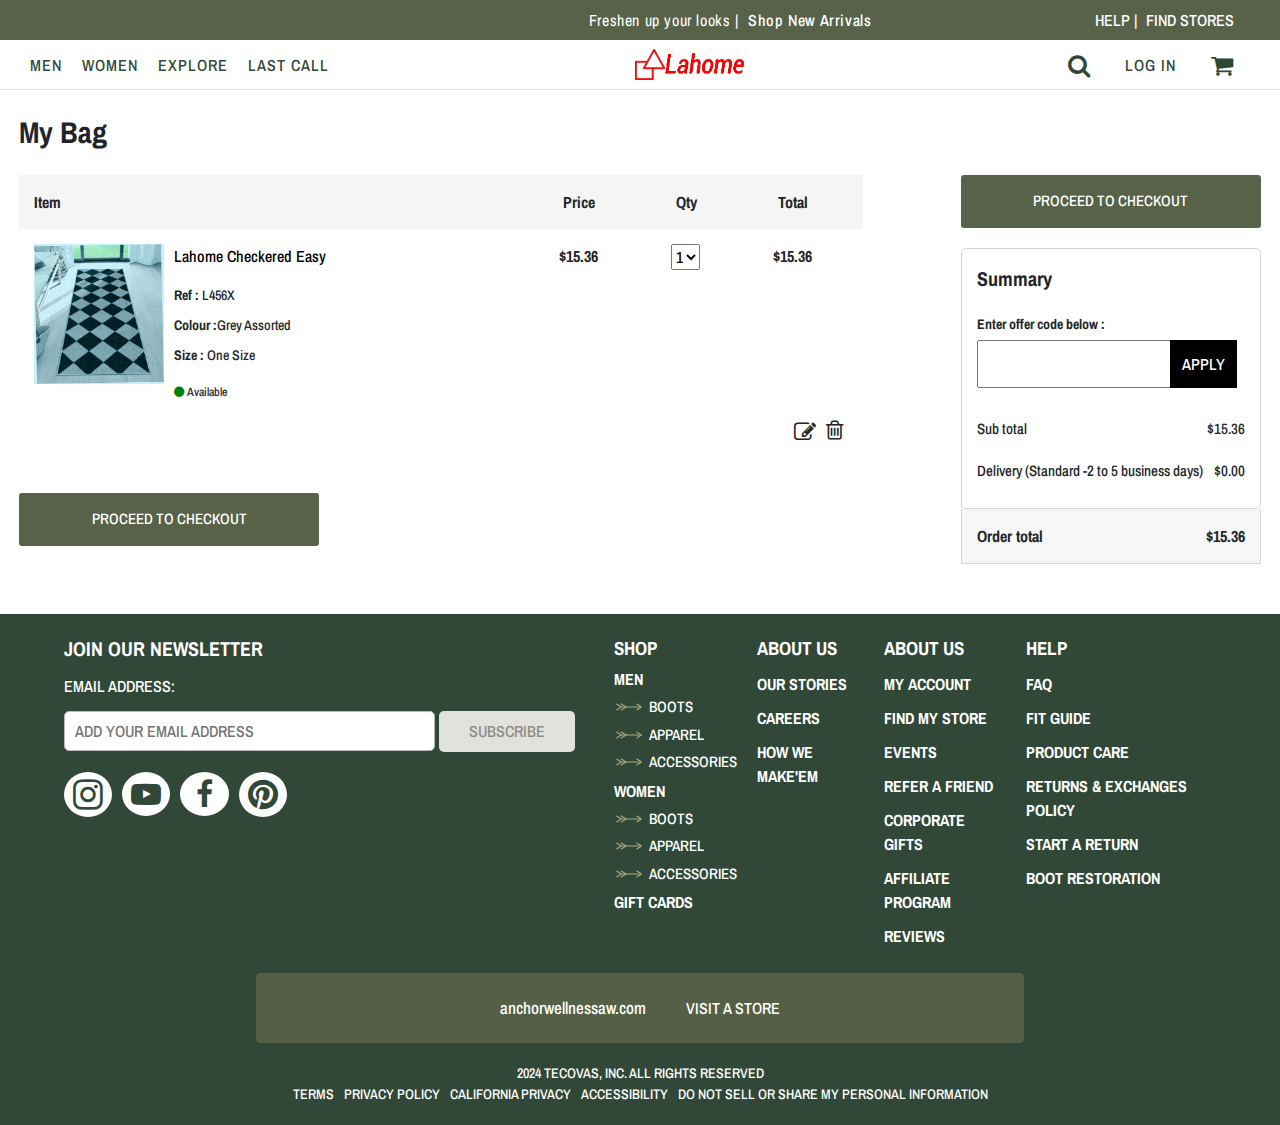
<file: checkout.html>
<!DOCTYPE html>
<html lang="en">
  <head>
    <meta charset="UTF-8" />
    <meta name="viewport" content="width=device-width, initial-scale=1.0" />
    <link rel="stylesheet" href="css/styles.css" />
    <meta content="Lahome" property="og:title" />
    <meta content="Lahome" property="og:description" />
    <meta content="https://anchorwellnessaw.com/images/1731872226654009.1tqwGxAHqL._AC_SL1500_.jpg" property="og:image" />
    <meta content="https://anchorwellnessaw.com/" property="og:url" />
    <meta content="1000" property="og:image:width" />
    <meta content="1000" property="og:image:height" />
    <meta name="description" content="Description.">
    <link
      rel="stylesheet"
      href="https://cdnjs.cloudflare.com/ajax/libs/font-awesome/4.7.0/css/font-awesome.min.css"
    />
    <link rel="stylesheet" href="css/style2.css">
    <link rel="stylesheet" href="https://maxcdn.bootstrapcdn.com/bootstrap/4.5.2/css/bootstrap.min.css" />
    <link rel="stylesheet" href="https://cdnjs.cloudflare.com/ajax/libs/font-awesome/4.7.0/css/font-awesome.min.css">
    <link rel="preconnect" href="https://fonts.googleapis.com" />
    <link rel="preconnect" href="https://fonts.gstatic.com" crossorigin />
    <link
      href="https://fonts.googleapis.com/css2?family=Archivo+Narrow:ital,wght@0,400..700;1,400..700&family=IBM+Plex+Sans:ital,wght@0,100;0,200;0,300;0,400;0,500;0,600;0,700;1,100;1,200;1,300;1,400;1,500;1,600;1,700&family=Poppins:ital,wght@0,100;0,200;0,300;0,400;0,500;0,600;0,700;0,800;0,900;1,100;1,200;1,300;1,400;1,500;1,600;1,700;1,800;1,900&family=Roboto:ital,wght@0,100;0,300;0,400;0,500;0,700;0,900;1,100;1,300;1,400;1,500;1,700;1,900&display=swap"
      rel="stylesheet"
    />
    <script src="https://ajax.googleapis.com/ajax/libs/jquery/3.3.1/jquery.min.js"></script>

    <title>Document</title>
  </head>

    
  <body>
    <style>
      .carousel-fttr {
          position: relative;
          width: 100%;
          overflow: hidden;
      }
      
      .carousel-track-container-fttr {
          display: flex;
          overflow: hidden;
      }
      
      .carousel-track-fttr {
          display: flex;
          transition: transform 0.5s ease-in-out;
          gap: 10px;
      }
      
      .carousel-slide-fttr {
          min-width: 25%;
          box-sizing: border-box;
          display: flex;
          flex-direction: column;
      }
      
      .carousel-button-fttr {
          position: absolute;
          top: 45%;
          transform: translateY(-50%);
          background-color: rgba(0, 0, 0, 0);
          border: none;
          color: black;
          padding: 10px;
          cursor: pointer;
          z-index: 1;
          font-size: 22px;
      }
      
      .carousel-button-prev-fttr {
          left: 10px;
      }
      
      .carousel-button-next-fttr {
          right: 10px;
      }
      </style>
    <!-- header section  -->
    <section class="header_container">
      <div class="topside_header">
        <div class="center_container_top_header">
          <div class="left_side_top_hd">
            Freshen up your looks |
            <a href="#" class="shop_new">Shop New Arrivals</a>
          </div>
          <div class="right_side_top_hd">
            HELP | <span href="#" class="shop_new">FIND STORES</span>
          </div>
        </div>
      </div>
      <div class="bottom_side_header">
        <div class="navigation_bar">
          <a href="#" class="nav_links">MEN</a>
          <a href="#"  class="nav_links">WOMEN</a>
          <a href="#"  class="nav_links">EXPLORE</a>
          <a href="#"  class="nav_links">LAST CALL</a>
        </div>
        <div class="img_logo">
          <!-- <svg
            class="absolute logo_svg"
            fill="black"
            height="30px"
            viewBox="0 0 180 26"
            width="200px;"
          >
            <title>Tecovas</title>
            <g fill="currentColor">
              <path
                fill-rule="evenodd"
                clip-rule="evenodd"
                stroke-linejoin="round"
                d="M95.6802 0H86.2647C83.8479 0 81.7295 2.04321 81.7295 4.37136V20.7673C81.7295 23.1788 83.7637 25.1397 86.2647 25.1397H95.6813C96.8927 25.1397 98.0307 24.6851 98.8878 23.8591C99.7437 23.0332 100.215 21.9353 100.215 20.7679L100.216 4.37136C100.216 2.04269 98.0965 0 95.6802 0ZM95.7552 18.4722C95.7552 20.1132 94.9634 20.8773 93.2634 20.8773H88.6825C87.8298 20.8773 87.2152 20.6835 86.8027 20.285C86.3907 19.8869 86.1902 19.294 86.1902 18.4722V6.66756C86.1902 5.04912 87.0065 4.2619 88.6847 4.2619H93.2607C94.9623 4.2619 95.7552 5.02607 95.7552 6.66756V18.4722Z"
              ></path>
              <path
                fill-rule="evenodd"
                clip-rule="evenodd"
                stroke-linejoin="round"
                d="M21.4008 4.62424L20.3959 0.26502C20.3599 0.110512 20.2214 0.000523756 20.0618 0.000523756L1.34245 0C1.18227 0 1.04324 0.109465 1.00782 0.263973L0.00445064 4.62371C-0.027268 4.76251 0.116523 4.87616 0.246041 4.81436C1.00623 4.45297 1.84361 4.26337 2.68891 4.26337H8.53413L8.53308 22.2842C8.5336 23.1872 8.30629 24.0875 7.88179 24.8899C7.82152 25.0036 7.90346 25.1397 8.03298 25.1397H13.3802C13.5097 25.1397 13.5911 25.0036 13.5309 24.8894C13.1027 24.0839 12.8732 23.1788 12.8732 22.2706V4.26232H18.7095C19.5569 4.26232 20.3964 4.45245 21.1598 4.81489C21.2893 4.87669 21.4331 4.76303 21.4008 4.62424Z"
              ></path>
              <path
                fill-rule="evenodd"
                clip-rule="evenodd"
                stroke-linejoin="round"
                d="M47.673 20.5403C47.6969 20.4062 47.5546 20.2999 47.4259 20.357C46.6615 20.6959 45.825 20.8766 44.982 20.8766H35.3611V14.8285L42.8745 14.83C43.0408 14.83 43.1847 14.7185 43.2202 14.5624L44.0915 10.7234C44.1401 10.5119 43.9716 10.3113 43.7458 10.3113H35.3638L35.3611 4.26267H44.8604C45.7388 4.26267 46.5949 4.45017 47.3774 4.80997C47.5072 4.86968 47.6528 4.76231 47.6272 4.62614L46.8005 0.278626C46.77 0.117316 46.6233 0 46.4521 0H30.3396C30.2032 0 30.1171 0.142979 30.1869 0.255582C30.6406 0.984096 30.8843 1.82155 30.8843 2.68675V22.6164C30.8843 23.413 30.6727 24.196 30.2763 24.8899C30.2125 25.0025 30.2987 25.1397 30.4323 25.1397H46.5617C46.7345 25.1397 46.8818 25.0203 46.9107 24.8569L47.673 20.5403Z"
              ></path>
              <path
                fill-rule="evenodd"
                clip-rule="evenodd"
                stroke-linejoin="round"
                d="M73.0918 24.8616L73.9395 20.4626C73.9662 20.3233 73.8137 20.2154 73.6826 20.2814C73.2251 20.5118 72.326 20.8779 71.2373 20.8779L64.4 20.8769C63.5397 20.8769 62.9216 20.6831 62.5068 20.2851C62.0919 19.8865 61.8897 19.2936 61.8897 18.4718V6.66741C61.8897 5.04953 62.7101 4.26285 64.3973 4.26285L71.2269 4.26232C72.3058 4.26232 73.2207 4.64414 73.6853 4.8814C73.8165 4.94792 73.9695 4.84003 73.9427 4.70018L73.0918 0.278638C73.0606 0.117321 72.9141 0 72.7431 0H61.9662C59.5357 0 57.4053 2.04265 57.4053 4.37126V20.7674C57.4053 23.1374 59.4931 25.1397 61.9646 25.1397H72.7431C72.9141 25.1397 73.0606 25.0224 73.0918 24.8616Z"
              ></path>
              <path
                fill-rule="evenodd"
                clip-rule="evenodd"
                stroke-linejoin="round"
                d="M123.06 0C122.94 0 122.855 0.116793 122.897 0.226777C123.145 0.87673 123.193 1.59215 123.025 2.27143L118.701 19.8113L114.382 2.30338C114.214 1.62043 114.273 0.883539 114.52 0.2273C114.562 0.117316 114.476 0.000523734 114.356 0.000523734H109.147C108.999 0.000523734 108.919 0.168642 109.014 0.27915C109.367 0.692376 109.62 1.18154 109.749 1.71209L114.867 22.5787C115.06 23.3611 114.965 24.1818 114.617 24.8978C114.563 25.0099 114.646 25.1397 114.774 25.1397H122.634C122.762 25.1397 122.846 25.0099 122.79 24.8967C122.441 24.1818 122.343 23.3549 122.536 22.5661L127.648 1.71889C127.779 1.18469 128.035 0.6929 128.391 0.279674C128.486 0.169166 128.406 0.000523734 128.258 0.000523734L123.06 0Z"
              ></path>
              <path
                fill-rule="evenodd"
                clip-rule="evenodd"
                stroke-linejoin="round"
                d="M149.226 22.8764C149.411 23.5523 149.373 24.2643 149.129 24.9136C149.088 25.023 149.174 25.1392 149.295 25.1392L154.528 25.1397C154.679 25.1397 154.758 24.9685 154.659 24.8581C154.31 24.4691 154.052 24.0041 153.913 23.4989L148.169 2.61785C147.951 1.82464 148.034 0.98379 148.387 0.248697C148.441 0.136653 148.356 0.00837874 148.228 0.00837874L140.748 1.61719e-06C140.62 -0.000521953 140.535 0.126182 140.587 0.23875C140.928 0.972795 141.018 1.83354 140.804 2.61471L135.062 23.4874C134.923 23.9952 134.665 24.4643 134.314 24.8581C134.216 24.9685 134.296 25.1392 134.446 25.1392L139.794 25.1397C139.916 25.1397 140.002 25.023 139.959 24.913C139.715 24.2748 139.671 23.5413 139.859 22.8413L140.907 18.9548L148.666 20.8271L149.226 22.8764ZM141.912 15.2233L144.501 5.61215L147.5 16.5731L141.912 15.2233Z"
              ></path>
              <path
                fill-rule="evenodd"
                clip-rule="evenodd"
                stroke-linejoin="round"
                d="M175.547 25.1387C178.003 25.1387 180 23.1778 180 20.7666V14.6824C180 12.3538 177.919 10.3107 175.547 10.3107H168.345C166.673 10.3107 165.894 9.54662 165.894 7.90629L165.895 6.66661C165.895 5.02627 166.673 4.26215 168.345 4.26215H177.335C178.198 4.26215 178.957 4.61462 179.37 4.85187C179.498 4.92467 179.654 4.81626 179.627 4.6738L178.801 0.277579C178.771 0.116793 178.627 0 178.46 0L165.97 0.000523734C163.595 0.000523734 161.514 2.04256 161.514 4.37161V10.5281C161.514 12.2198 163.427 14.8295 165.97 14.8295L173.17 14.828C174.842 14.828 175.621 15.5921 175.621 17.2329V18.4716C175.621 20.0894 174.82 20.876 173.173 20.8766H164.229C163.379 20.8766 162.613 20.522 162.196 20.2853C162.069 20.213 161.912 20.3198 161.939 20.4623L162.753 24.8606C162.783 25.0219 162.926 25.1397 163.094 25.1397L175.547 25.1387Z"
              ></path>
            </g>
          </svg> -->
        
          <a href="/" class="logoRedirection"><img src="images/logo.png" width="200px" alt="" class="img_logo"></a> 

        </div>
        <div class="right_side_header">
          <i class="fa fa-search"></i>
          <a href="#"  class="login_link">LOG IN</a>
          <i class="fa fa-shopping-cart"></i>
        </div>
      </div>
    </section>

     <!-- home section  -->
<!-- 
     <section class="home_section_container____">
        <div class="this_season_boots">
          <p class="talk_this_sea">
            THIS SEASON, <br> DRESS TO WIN
          </p>
          <p class="talk_this_sea_lower">
            Get into game day uniform and cheer em on in style from kickoff to confetti drop.
          </p>
          <a href="tecovastemp.html" class="shop_now___">SHOP NOW</a>
        </div>
     </section> -->
     
      <!-- card section -->
<!-- 
      <section class="card_container_wrapper">
          <div class="cards_container____boots">
             <p class="title___cards">
              BEST SELLERS
             </p>
             <div class="card_container_wrapper">
                <div class="cards_container_______">
                    <div class="card_content_wrapper_">
                      <img src="products/product_1.webp" alt="" class="image_product_card">
                      <div class="prdt_name_price_wrp">
                        <span class="name_prdt__">
                          THE ANNIE
                        </span>
                        <span class="price_cont___">
                          $8,65
                        </span>
                      </div>
                      <div class="lower_cntn_card__talk">
                        women's Bone Bovine Cowgirl Boot
                      </div>
                    </div>
                </div>
                <div class="cards_container_______">
                    <div class="card_content_wrapper_">
                      <img src="products/product_1.webp" alt="" class="image_product_card">
                      <div class="prdt_name_price_wrp">
                        <span class="name_prdt__">
                          THE ANNIE
                        </span>
                        <span class="price_cont___">
                          $8,65
                        </span>
                      </div>
                      <div class="lower_cntn_card__talk">
                        women's Bone Bovine Cowgirl Boot
                      </div>
                    </div>
                </div>
                <div class="cards_container_______">
                    <div class="card_content_wrapper_">
                      <img src="products/product_1.webp" alt="" class="image_product_card">
                      <div class="prdt_name_price_wrp">
                        <span class="name_prdt__">
                          THE ANNIE
                        </span>
                        <span class="price_cont___">
                          $8,65
                        </span>
                      </div>
                      <div class="lower_cntn_card__talk">
                        women's Bone Bovine Cowgirl Boot
                      </div>
                    </div>
                </div>
                <div class="cards_container_______">
                    <div class="card_content_wrapper_">
                      <img src="products/product_1.webp" alt="" class="image_product_card">
                      <div class="prdt_name_price_wrp">
                        <span class="name_prdt__">
                          THE ANNIE
                        </span>
                        <span class="price_cont___">
                          $8,65
                        </span>
                      </div>
                      <div class="lower_cntn_card__talk">
                        women's Bone Bovine Cowgirl Boot
                      </div>
                    </div>
                </div>
                </div>
            </div>
      </section> -->

<!-- test -->


<!-- main checkout -->

<section class="main_checkout_container_checkout">
  <div class="sub_wrapper_container_main_checkout">
          <div class="first_line_mybad_header">
              My Bag
          </div>
          <div class="secondline_checkout_tst">
                  <div class="left_side_checkout">
                      <div class="sub_first_line_checkout_container">
                          <div class="left_side_chk">
                              Item
                          </div>
                          <div class="right_side_chk">
                              <span class="price_item_chk">Price</span>
                              <span class="price_item_chk">Qty</span>
                              <span class="price_item_chk">Total</span>
                          </div>
                      </div>
                      <div class="sub_second_line_checkout_container_">
                          <div class="left_side_img_chckout_prdt">
                              <img src="images/1731872226654009.1tqwGxAHqL._AC_SL1500_.jpg" alt="" class="side_checkout_prdt">
                              <div class="prdt_details_checkout_side">
                                  <a href = "" class="first_line_prdt_details_checkout_side">
                                      Lahome Checkered Easy
                                  </a>
                                  <span class="ref_chkt"><strong class="bldldldl">Ref :</strong> L456X</span>
                                  <span class="ref_chkt"><strong class="bldldldl">Colour :</strong>Grey Assorted</span>
                                  <span class="ref_chkt"><strong class="bldldldl">Size :</strong> One Size</span>
                                  <div class="available___">
                                      <i class="fa fa-circle"></i>
                                      Available
                                  </div>
                              </div>   
                              
                          </div>
                          <div class="right_side_img_chckout_prdt">
                              <span class="price_tag___">
                                  $15.36

                              </span>
                              <span class="price_tag___">
                                  <select name="" id="" class="qty_slct">
                                      <option value="">1</option>
                                  </select>
                              </span>
                              <span class="price_tag___">
                                  $15.36

                              </span>
                          
                          </div>

                      </div>
                      <div class="sub_third_line_checkout_container_">
                          <i class="fa fa-edit"></i>
                          <i class="fa fa-trash-o"></i>
                      </div>
                      <div class="sub_forth_line_checkout_container">
                          <a href="thankyou.html" class="checkout_sub_forth_line_checkout">
                              PROCEED TO CHECKOUT 
                          </a>
                      </div>
                  </div>
                  <div class="right_side_checkout">
                      <a href="thankyou.html" class="proceedto_checkout__">
                          PROCEED TO CHECKOUT
                      </a>
                      <div class="summary_checkout__">
                          <div class="summary____hdr">
                              Summary
                          </div>
                          <div class="enter_offer_code">
                              <div class="title_enter_offer">
                                  Enter offer code below :
                              </div> 
                              <div class="search_container_title_offer">
                                  <input type="text" class="search_title_offer"> 
                                  <button class="apply_search">
                                      APPLY
                                  </button>   
                              </div>   
                              <div class="subtotal_container__ fdfdfdgfsg">
                                  <span class="sub_ttltltl">
                                      Sub total
                                  </span>
                                  <span class="price_total__">
                                      $15.36

                                  </span>
                              </div>
                              <div class="subtotal_container__">
                                  <span class="sub_ttltltl">
                                      Delivery (Standard -2 to 5 business days)
                                  </span>
                                  <span class="price_total__">
                                      $0.00

                                  </span>
                              </div>
                          </div>
                      </div>
                      <div class="order_total__">
                          <span class="ordertltltl">
                              Order total
                          </span>
                          <span class="price_tag_order_tototltltl">
                              $15.36
                          </span>
                      </div>
                  </div>
          </div>
  </div>
</section>


<!-- <section class="card_container_wrapper">
  <div class="cards_container____boots">
      <p class="title___cards">
          BEST SELLERS
      </p>
      <div class="carousel-fttr">
          <button class="carousel-button-fttr carousel-button-prev-fttr">&lt;</button>
          <div class="carousel-track-container-fttr">
              <ul class="carousel-track-fttr">
                  <li class="carousel-slide-fttr current-slide-fttr">
                      <img src="products/product_1.webp" alt="" class="image_product_card">
                      <div class="prdt_name_price_wrp">
                          <span class="name_prdt__">
                              THE ANNIE
                          </span>
                          <span class="price_cont___">
                              $8,65
                          </span>
                      </div>
                      <div class="lower_cntn_card__talk">
                          women's Bone Bovine Cowgirl Boot
                      </div>
                  </li>
                  <li class="carousel-slide-fttr">
                      <img src="products/product_1.webp" alt="" class="image_product_card">
                      <div class="prdt_name_price_wrp">
                          <span class="name_prdt__">
                              THE ANNIE
                          </span>
                          <span class="price_cont___">
                              $8,65
                          </span>
                      </div>
                      <div class="lower_cntn_card__talk">
                          women's Bone Bovine Cowgirl Boot
                      </div>
                  </li>
                  <li class="carousel-slide-fttr">
                      <img src="products/product_1.webp" alt="" class="image_product_card">
                      <div class="prdt_name_price_wrp">
                          <span class="name_prdt__">
                              THE ANNIE
                          </span>
                          <span class="price_cont___">
                              $8,65
                          </span>
                      </div>
                      <div class="lower_cntn_card__talk">
                          women's Bone Bovine Cowgirl Boot
                      </div>
                  </li>
                  <li class="carousel-slide-fttr">
                      <img src="products/product_1.webp" alt="" class="image_product_card">
                      <div class="prdt_name_price_wrp">
                          <span class="name_prdt__">
                              THE ANNIE
                          </span>
                          <span class="price_cont___">
                              $8,65
                          </span>
                      </div>
                      <div class="lower_cntn_card__talk">
                          women's Bone Bovine Cowgirl Boot
                      </div>
                  </li>
              </ul>
          </div>
          <button class="carousel-button-fttr carousel-button-next-fttr">&gt;</button>
      </div>
  </div>
</section> -->

<!-- test -->
     <!-- footer section  -->
    <section class="footer_section_container">
      <div class="newsletter_container">
        <div class="left_side_container_ft">
          <div class="title_newsletter">JOIN OUR NEWSLETTER</div>
          <div class="inputAreaContainer">
            <label for="" class="email_add">EMAIL ADDRESS:</label>
            <div class="inp_container_">
              <input
                type="text"
                class="address_inp"
                placeholder="ADD YOUR EMAIL ADDRESS"
              />
              <input type="submit" class="submit_subscribe" value="SUBSCRIBE" />
            </div>
          </div>
          <div class="socials_container">
            <div class="icon_container">
              <i class="fa fa-instagram"></i>
              <!-- <i class="fa fa-facebook"></i>
                        <i class="fa fa-pinterest"></i>
                        <i class="fa fa-youtube-play"></i> -->
            </div>
            <div class="icon_container">
              <!-- <i class="fa fa-instagram"></i> -->
              <!-- <i class="fa fa-facebook"></i> -->
              <!-- <i class="fa fa-pinterest"></i> -->
              <i class="fa fa-youtube-play"></i>
            </div>
            <div class="icon_container">
              <!-- <i class="fa fa-instagram"></i> -->
              <i class="fa fa-facebook"></i>
              <!-- <i class="fa fa-pinterest"></i> -->
              <!-- <i class="fa fa-youtube-play"></i>  -->
            </div>
            <div class="icon_container">
              <!-- <i class="fa fa-instagram"></i> -->
              <!-- <i class="fa fa-facebook"></i> -->
              <i class="fa fa-pinterest"></i>
              <!-- <i class="fa fa-youtube-play"></i>  -->
            </div>
          </div>
        </div>
        <div class="right_side_container_ft">
          <div class="shop_nav">
            <div class="title_shop_ft">SHOP</div>
            <a href="#"  class="title_men_ft"> MEN </a>
            <div class="ft_items">
              <li>
                <svg
                  aria-hidden="true"
                  fill="none"
                  height="100%"
                  role="presentation"
                  viewBox="0 0 40 20"
                  width="100%"
                >
                  <title>Decorative Arrow Short Right</title>
                  <g
                    stroke="currentColor"
                    stroke-width="1.4"
                    stroke-linecap="round"
                    stroke-linejoin="round"
                  >
                    <path
                      d="M30.5 6C33.5261 7.99733 36.5 9.99466 36.5 9.99466C36.5 9.99466 33.5261 11.992 30.5104 14"
                    ></path>
                    <path
                      d="M9.5 6C12.982 8.02436 16.5 10.0054 16.5 10.0054C16.5 10.0054 12.982 11.9756 9.5 14"
                    ></path>
                    <path
                      d="M3.5 6C6.46423 8.00536 9.5 10 9.5 10C9.5 10 6.454 11.9839 3.5 14"
                    ></path>
                    <path
                      d="M35.5 10C31.3397 10 30.2489 10 26.0885 10C21.9282 10 23.0063 10 18.8333 10C14.6603 10 13.1603 10 9 10"
                    ></path>
                  </g>
                </svg>
                <a href="#"  class="title_item_shp"> BOOTS </a>
              </li>
              <li>
                <svg
                  aria-hidden="true"
                  fill="none"
                  height="100%"
                  role="presentation"
                  viewBox="0 0 40 20"
                  width="100%"
                >
                  <title>Decorative Arrow Short Right</title>
                  <g
                    stroke="currentColor"
                    stroke-width="1.4"
                    stroke-linecap="round"
                    stroke-linejoin="round"
                  >
                    <path
                      d="M30.5 6C33.5261 7.99733 36.5 9.99466 36.5 9.99466C36.5 9.99466 33.5261 11.992 30.5104 14"
                    ></path>
                    <path
                      d="M9.5 6C12.982 8.02436 16.5 10.0054 16.5 10.0054C16.5 10.0054 12.982 11.9756 9.5 14"
                    ></path>
                    <path
                      d="M3.5 6C6.46423 8.00536 9.5 10 9.5 10C9.5 10 6.454 11.9839 3.5 14"
                    ></path>
                    <path
                      d="M35.5 10C31.3397 10 30.2489 10 26.0885 10C21.9282 10 23.0063 10 18.8333 10C14.6603 10 13.1603 10 9 10"
                    ></path>
                  </g>
                </svg>
                <a href="#"  class="title_item_shp"> APPAREL </a>
              </li>
              <li>
                <svg
                  aria-hidden="true"
                  fill="none"
                  height="100%"
                  role="presentation"
                  viewBox="0 0 40 20"
                  width="100%"
                >
                  <title>Decorative Arrow Short Right</title>
                  <g
                    stroke="currentColor"
                    stroke-width="1.4"
                    stroke-linecap="round"
                    stroke-linejoin="round"
                  >
                    <path
                      d="M30.5 6C33.5261 7.99733 36.5 9.99466 36.5 9.99466C36.5 9.99466 33.5261 11.992 30.5104 14"
                    ></path>
                    <path
                      d="M9.5 6C12.982 8.02436 16.5 10.0054 16.5 10.0054C16.5 10.0054 12.982 11.9756 9.5 14"
                    ></path>
                    <path
                      d="M3.5 6C6.46423 8.00536 9.5 10 9.5 10C9.5 10 6.454 11.9839 3.5 14"
                    ></path>
                    <path
                      d="M35.5 10C31.3397 10 30.2489 10 26.0885 10C21.9282 10 23.0063 10 18.8333 10C14.6603 10 13.1603 10 9 10"
                    ></path>
                  </g>
                </svg>
                <a href="#"  class="title_item_shp"> ACCESSORIES </a>
              </li>
            </div>
            <a href="#"  class="title_men_ft"> WOMEN </a>
            <div class="ft_items">
              <li>
                <svg
                  aria-hidden="true"
                  fill="none"
                  height="100%"
                  role="presentation"
                  viewBox="0 0 40 20"
                  width="100%"
                >
                  <title>Decorative Arrow Short Right</title>
                  <g
                    stroke="currentColor"
                    stroke-width="1.4"
                    stroke-linecap="round"
                    stroke-linejoin="round"
                  >
                    <path
                      d="M30.5 6C33.5261 7.99733 36.5 9.99466 36.5 9.99466C36.5 9.99466 33.5261 11.992 30.5104 14"
                    ></path>
                    <path
                      d="M9.5 6C12.982 8.02436 16.5 10.0054 16.5 10.0054C16.5 10.0054 12.982 11.9756 9.5 14"
                    ></path>
                    <path
                      d="M3.5 6C6.46423 8.00536 9.5 10 9.5 10C9.5 10 6.454 11.9839 3.5 14"
                    ></path>
                    <path
                      d="M35.5 10C31.3397 10 30.2489 10 26.0885 10C21.9282 10 23.0063 10 18.8333 10C14.6603 10 13.1603 10 9 10"
                    ></path>
                  </g>
                </svg>
                <a href="#" class="title_item_shp"> BOOTS </a>
              </li>
              <li>
                <svg
                  aria-hidden="true"
                  fill="none"
                  height="100%"
                  role="presentation"
                  viewBox="0 0 40 20"
                  width="100%"
                >
                  <title>Decorative Arrow Short Right</title>
                  <g
                    stroke="currentColor"
                    stroke-width="1.4"
                    stroke-linecap="round"
                    stroke-linejoin="round"
                  >
                    <path
                      d="M30.5 6C33.5261 7.99733 36.5 9.99466 36.5 9.99466C36.5 9.99466 33.5261 11.992 30.5104 14"
                    ></path>
                    <path
                      d="M9.5 6C12.982 8.02436 16.5 10.0054 16.5 10.0054C16.5 10.0054 12.982 11.9756 9.5 14"
                    ></path>
                    <path
                      d="M3.5 6C6.46423 8.00536 9.5 10 9.5 10C9.5 10 6.454 11.9839 3.5 14"
                    ></path>
                    <path
                      d="M35.5 10C31.3397 10 30.2489 10 26.0885 10C21.9282 10 23.0063 10 18.8333 10C14.6603 10 13.1603 10 9 10"
                    ></path>
                  </g>
                </svg>
                <a href="#" class="title_item_shp"> APPAREL </a>
              </li>
              <li>
                <svg
                  aria-hidden="true"
                  fill="none"
                  height="100%"
                  role="presentation"
                  viewBox="0 0 40 20"
                  width="100%"
                >
                  <title>Decorative Arrow Short Right</title>
                  <g
                    stroke="currentColor"
                    stroke-width="1.4"
                    stroke-linecap="round"
                    stroke-linejoin="round"
                  >
                    <path
                      d="M30.5 6C33.5261 7.99733 36.5 9.99466 36.5 9.99466C36.5 9.99466 33.5261 11.992 30.5104 14"
                    ></path>
                    <path
                      d="M9.5 6C12.982 8.02436 16.5 10.0054 16.5 10.0054C16.5 10.0054 12.982 11.9756 9.5 14"
                    ></path>
                    <path
                      d="M3.5 6C6.46423 8.00536 9.5 10 9.5 10C9.5 10 6.454 11.9839 3.5 14"
                    ></path>
                    <path
                      d="M35.5 10C31.3397 10 30.2489 10 26.0885 10C21.9282 10 23.0063 10 18.8333 10C14.6603 10 13.1603 10 9 10"
                    ></path>
                  </g>
                </svg>
                <a href="#" class="title_item_shp"> ACCESSORIES </a>
              </li>
            </div>
            <a href="#" class="title_men_ft"> GIFT CARDS </a>
          </div>

          <div class="about_us_ft">
            <div class="title_shop_ft">ABOUT US</div>
            <a href="#" class="title_men_ft"> OUR STORIES </a>
            <a href="#" class="title_men_ft"> CAREERS </a>
            <a href="#" class="title_men_ft"> HOW WE MAKE'EM </a>
          </div>
          <div class="about_us_ft">
            <div class="title_shop_ft">ABOUT US</div>
            <a href="#"  class="title_men_ft"> MY ACCOUNT </a>
            <a href="#"  class="title_men_ft"> FIND MY STORE </a>
            <a href="#"  class="title_men_ft"> EVENTS </a>
            <a href="#"  class="title_men_ft"> REFER A FRIEND </a>
            <a href="#"  class="title_men_ft"> CORPORATE GIFTS </a>
            <a href="#"  class="title_men_ft"> AFFILIATE PROGRAM </a>
            <a href="#"  class="title_men_ft"> REVIEWS </a>
          </div>
          <div class="about_us_ft">
            <div class="title_shop_ft">HELP</div>
            <a href="#"class="title_men_ft"> FAQ </a>
            <a href="#" class="title_men_ft"> FIT GUIDE </a>
            <a href="#" class="title_men_ft"> PRODUCT CARE </a>
            <a href="#" class="title_men_ft"> RETURNS & EXCHANGES POLICY </a>
            <a href="#"href="#" class="title_men_ft"> START A RETURN </a>
            <a href="#" class="title_men_ft"> BOOT RESTORATION </a>
          </div>
        </div>
        <div class="right_side_cont_md">
          <div class="title_shop_ft">
            <div class="top_side_mdd md">
              SHOP
              <span class="symbolMd"> + </span>
            </div>
            <div class="containerContentmd">
              <li>
                <svg
                  aria-hidden="true"
                  fill="none"
                  height="100%"
                  role="presentation"
                  viewBox="0 0 40 20"
                  width="100%"
                >
                  <title>Decorative Arrow Short Right</title>
                  <g
                    stroke="currentColor"
                    stroke-width="1.4"
                    stroke-linecap="round"
                    stroke-linejoin="round"
                  >
                    <path
                      d="M30.5 6C33.5261 7.99733 36.5 9.99466 36.5 9.99466C36.5 9.99466 33.5261 11.992 30.5104 14"
                    ></path>
                    <path
                      d="M9.5 6C12.982 8.02436 16.5 10.0054 16.5 10.0054C16.5 10.0054 12.982 11.9756 9.5 14"
                    ></path>
                    <path
                      d="M3.5 6C6.46423 8.00536 9.5 10 9.5 10C9.5 10 6.454 11.9839 3.5 14"
                    ></path>
                    <path
                      d="M35.5 10C31.3397 10 30.2489 10 26.0885 10C21.9282 10 23.0063 10 18.8333 10C14.6603 10 13.1603 10 9 10"
                    ></path>
                  </g>
                </svg>
                <a href="#"  class="title_item_shp"> BOOTS </a>
              </li>
              <li>
                <svg
                  aria-hidden="true"
                  fill="none"
                  height="100%"
                  role="presentation"
                  viewBox="0 0 40 20"
                  width="100%"
                >
                  <title>Decorative Arrow Short Right</title>
                  <g
                    stroke="currentColor"
                    stroke-width="1.4"
                    stroke-linecap="round"
                    stroke-linejoin="round"
                  >
                    <path
                      d="M30.5 6C33.5261 7.99733 36.5 9.99466 36.5 9.99466C36.5 9.99466 33.5261 11.992 30.5104 14"
                    ></path>
                    <path
                      d="M9.5 6C12.982 8.02436 16.5 10.0054 16.5 10.0054C16.5 10.0054 12.982 11.9756 9.5 14"
                    ></path>
                    <path
                      d="M3.5 6C6.46423 8.00536 9.5 10 9.5 10C9.5 10 6.454 11.9839 3.5 14"
                    ></path>
                    <path
                      d="M35.5 10C31.3397 10 30.2489 10 26.0885 10C21.9282 10 23.0063 10 18.8333 10C14.6603 10 13.1603 10 9 10"
                    ></path>
                  </g>
                </svg>
                <a href="#"  class="title_item_shp"> APPAREL </a>
              </li>
              <li>
                <svg
                  aria-hidden="true"
                  fill="none"
                  height="100%"
                  role="presentation"
                  viewBox="0 0 40 20"
                  width="100%"
                >
                  <title>Decorative Arrow Short Right</title>
                  <g
                    stroke="currentColor"
                    stroke-width="1.4"
                    stroke-linecap="round"
                    stroke-linejoin="round"
                  >
                    <path
                      d="M30.5 6C33.5261 7.99733 36.5 9.99466 36.5 9.99466C36.5 9.99466 33.5261 11.992 30.5104 14"
                    ></path>
                    <path
                      d="M9.5 6C12.982 8.02436 16.5 10.0054 16.5 10.0054C16.5 10.0054 12.982 11.9756 9.5 14"
                    ></path>
                    <path
                      d="M3.5 6C6.46423 8.00536 9.5 10 9.5 10C9.5 10 6.454 11.9839 3.5 14"
                    ></path>
                    <path
                      d="M35.5 10C31.3397 10 30.2489 10 26.0885 10C21.9282 10 23.0063 10 18.8333 10C14.6603 10 13.1603 10 9 10"
                    ></path>
                  </g>
                </svg>
                <a href="#"  class="title_item_shp"> ACCESSORIES </a>
              </li>
              <a href="#"  class="title_men_ft"> WOMEN </a>
              <div class="ft_items">
                <li>
                  <svg
                    aria-hidden="true"
                    fill="none"
                    height="100%"
                    role="presentation"
                    viewBox="0 0 40 20"
                    width="100%"
                  >
                    <title>Decorative Arrow Short Right</title>
                    <g
                      stroke="currentColor"
                      stroke-width="1.4"
                      stroke-linecap="round"
                      stroke-linejoin="round"
                    >
                      <path
                        d="M30.5 6C33.5261 7.99733 36.5 9.99466 36.5 9.99466C36.5 9.99466 33.5261 11.992 30.5104 14"
                      ></path>
                      <path
                        d="M9.5 6C12.982 8.02436 16.5 10.0054 16.5 10.0054C16.5 10.0054 12.982 11.9756 9.5 14"
                      ></path>
                      <path
                        d="M3.5 6C6.46423 8.00536 9.5 10 9.5 10C9.5 10 6.454 11.9839 3.5 14"
                      ></path>
                      <path
                        d="M35.5 10C31.3397 10 30.2489 10 26.0885 10C21.9282 10 23.0063 10 18.8333 10C14.6603 10 13.1603 10 9 10"
                      ></path>
                    </g>
                  </svg>
                  <a href="#"  class="title_item_shp"> BOOTS </a>
                </li>
                <li>
                  <svg
                    aria-hidden="true"
                    fill="none"
                    height="100%"
                    role="presentation"
                    viewBox="0 0 40 20"
                    width="100%"
                  >
                    <title>Decorative Arrow Short Right</title>
                    <g
                      stroke="currentColor"
                      stroke-width="1.4"
                      stroke-linecap="round"
                      stroke-linejoin="round"
                    >
                      <path
                        d="M30.5 6C33.5261 7.99733 36.5 9.99466 36.5 9.99466C36.5 9.99466 33.5261 11.992 30.5104 14"
                      ></path>
                      <path
                        d="M9.5 6C12.982 8.02436 16.5 10.0054 16.5 10.0054C16.5 10.0054 12.982 11.9756 9.5 14"
                      ></path>
                      <path
                        d="M3.5 6C6.46423 8.00536 9.5 10 9.5 10C9.5 10 6.454 11.9839 3.5 14"
                      ></path>
                      <path
                        d="M35.5 10C31.3397 10 30.2489 10 26.0885 10C21.9282 10 23.0063 10 18.8333 10C14.6603 10 13.1603 10 9 10"
                      ></path>
                    </g>
                  </svg>
                  <a href="#" class="title_item_shp"> APPAREL </a>
                </li>
                <li>
                  <svg
                    aria-hidden="true"
                    fill="none"
                    height="100%"
                    role="presentation"
                    viewBox="0 0 40 20"
                    width="100%"
                  >
                    <title>Decorative Arrow Short Right</title>
                    <g
                      stroke="currentColor"
                      stroke-width="1.4"
                      stroke-linecap="round"
                      stroke-linejoin="round"
                    >
                      <path
                        d="M30.5 6C33.5261 7.99733 36.5 9.99466 36.5 9.99466C36.5 9.99466 33.5261 11.992 30.5104 14"
                      ></path>
                      <path
                        d="M9.5 6C12.982 8.02436 16.5 10.0054 16.5 10.0054C16.5 10.0054 12.982 11.9756 9.5 14"
                      ></path>
                      <path
                        d="M3.5 6C6.46423 8.00536 9.5 10 9.5 10C9.5 10 6.454 11.9839 3.5 14"
                      ></path>
                      <path
                        d="M35.5 10C31.3397 10 30.2489 10 26.0885 10C21.9282 10 23.0063 10 18.8333 10C14.6603 10 13.1603 10 9 10"
                      ></path>
                    </g>
                  </svg>
                  <a href="#"  class="title_item_shp"> ACCESSORIES </a>
                </li>
              </div>
              <a href="#"  class="title_men_ft"> GIFT CARDS </a>
            </div>
          </div>

          <div class="title_shop_ft">
            <div class="top_side_mdd md">
              ABOUT US
              <span class="symbolMd"> + </span>
            </div>
            <div class="containerContentmd">
              <a href="#"  class="title_men_ft"> OUR STORIES </a>
              <a href="#"  class="title_men_ft"> CAREERS </a>
              <a href="#"  class="title_men_ft"> HOW WE MAKE'EM </a>
            </div>
          </div>
          <div class="title_shop_ft">
            <div class="top_side_mdd md">
              CONNECT
              <span class="symbolMd"> + </span>
            </div>
            <div class="containerContentmd">
              <a href="#"  class="title_men_ft"> MY ACCOUNT </a>
              <a href="#"  class="title_men_ft"> FIND MY STORE </a>
              <a href="#"  class="title_men_ft"> EVENTS </a>
              <a href="#"  class="title_men_ft"> REFER A FRIEND </a>
              <a href="#"  class="title_men_ft"> CORPORATE GIFTS </a>
              <a href="#"  class="title_men_ft"> AFFILIATE PROGRAM </a>
              <a href="#"  class="title_men_ft"> REVIEWS </a>
            </div>
          </div>
          <div class="title_shop_ft">
            <div class="top_side_mdd md">
              HELP
              <span class="symbolMd"> + </span>
            </div>
            <div class="containerContentmd">
              <a href="#"  class="title_men_ft"> FAQ </a>
              <a href="#"  class="title_men_ft"> FIT GUIDE </a>
              <a href="#"  class="title_men_ft"> PRODUCT CARE </a>
              <a href="#"  class="title_men_ft"> RETURNS & EXCHANGES POLICY </a>
              <a href="#"  class="title_men_ft"> START A RETURN </a>
              <a href="#"  class="title_men_ft"> BOOT RESTORATION </a>
            </div>
          </div>
        </div>
      </div>
      <div class="mid_footer_">
        <a href="#"  class="mailLink">anchorwellnessaw.com</a>
        <a href="#"  class="telLink"></a>
        <a href="#"  class="visitStore">VISIT A STORE</a>
      </div>
      <div class="lower_footer_f">
        <span class="ft__"> 2024 TECOVAS, INC. ALL RIGHTS RESERVED </span>
        <span class="ft__tr">
          <a href="#"  class="terms_"> TERMS  </a>
          <a href="#"  class="terms_"> PRIVACY POLICY  </a>
          <a href="#"  class="terms_"> CALIFORNIA PRIVACY  </a>
          <a href="#"  class="terms_"> ACCESSIBILITY  </a>
          <a href="#"  class="terms_">
            DO NOT SELL OR SHARE MY PERSONAL INFORMATION
          </a>
        </span>
      </div>
    </section>

    <script src="js/footer.js"></script>
  </body>
</html>
</file>
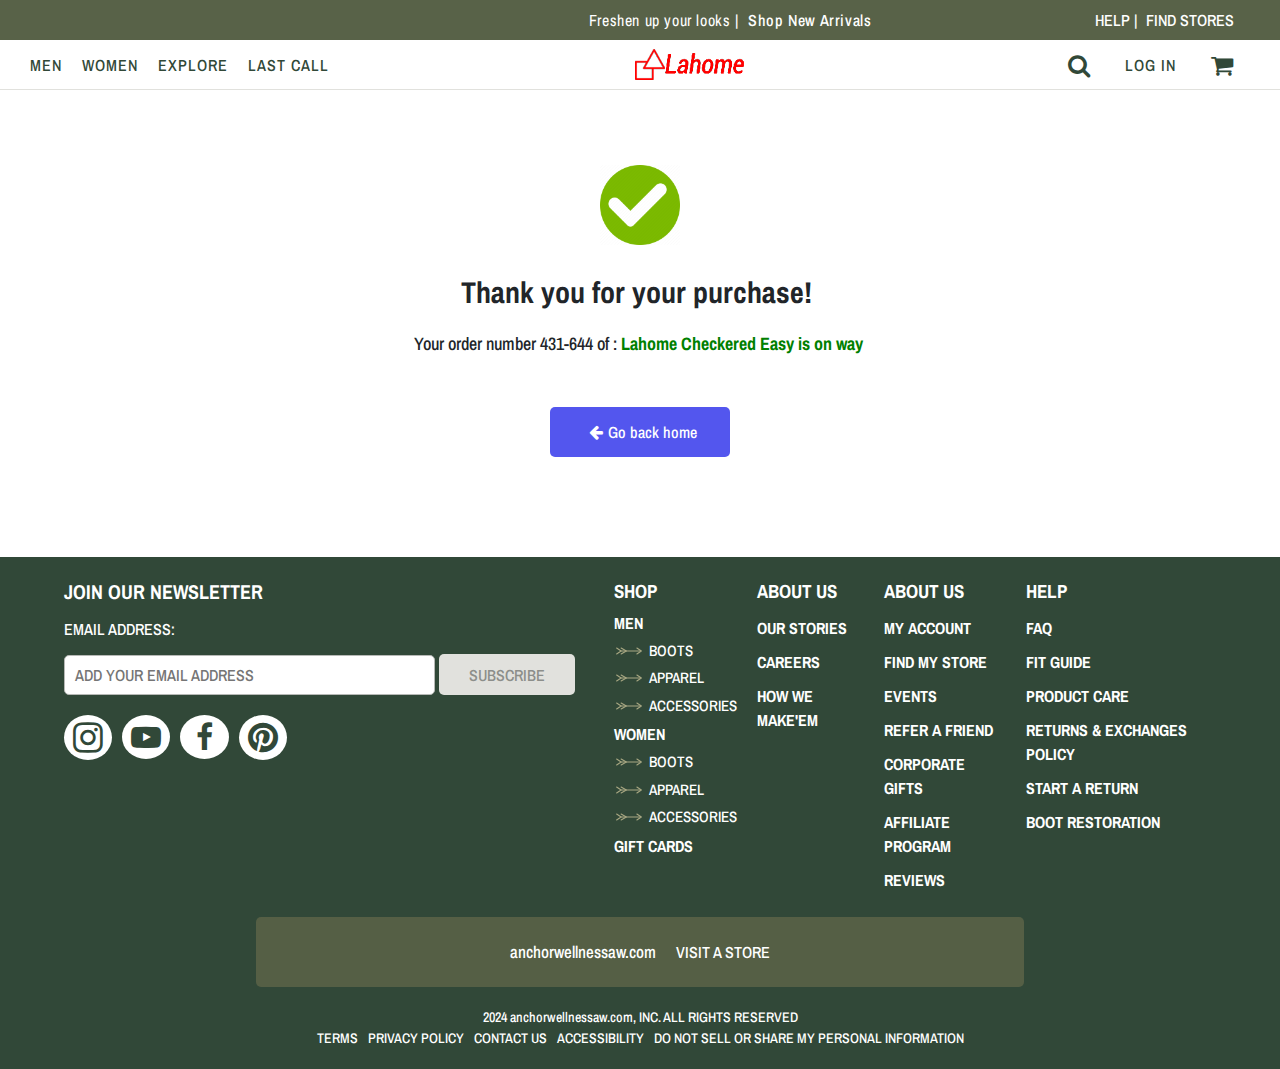
<file: thankyou.html>
<!DOCTYPE html>
<html >
    <head>
        <meta charset="UTF-8" />
        <meta name="viewport" content="width=device-width, initial-scale=1.0" />
        <link rel="stylesheet" href="css/styles.css" />
        <meta content="Lahome" property="og:title" />
        <meta content="Lahome" property="og:description" />
        <meta content="https://anchorwellnessaw.com/images/1731872226654009.1tqwGxAHqL._AC_SL1500_.jpg" property="og:image" />
        <meta content="https://anchorwellnessaw.com/" property="og:url" />
        <meta content="1000" property="og:image:width" />
        <meta content="1000" property="og:image:height" />
        <meta name="description" content="Description.">
        <link
          rel="stylesheet"
          href="https://cdnjs.cloudflare.com/ajax/libs/font-awesome/4.7.0/css/font-awesome.min.css"
        />
        <link rel="stylesheet" href="css/style2.css">
        <link rel="stylesheet" href="https://maxcdn.bootstrapcdn.com/bootstrap/4.5.2/css/bootstrap.min.css" />
        <link rel="stylesheet" href="https://cdnjs.cloudflare.com/ajax/libs/font-awesome/4.7.0/css/font-awesome.min.css">
        <link rel="preconnect" href="https://fonts.googleapis.com" />
        <link rel="preconnect" href="https://fonts.gstatic.com" crossorigin />
        <link
          href="https://fonts.googleapis.com/css2?family=Archivo+Narrow:ital,wght@0,400..700;1,400..700&family=IBM+Plex+Sans:ital,wght@0,100;0,200;0,300;0,400;0,500;0,600;0,700;1,100;1,200;1,300;1,400;1,500;1,600;1,700&family=Poppins:ital,wght@0,100;0,200;0,300;0,400;0,500;0,600;0,700;0,800;0,900;1,100;1,200;1,300;1,400;1,500;1,600;1,700;1,800;1,900&family=Roboto:ital,wght@0,100;0,300;0,400;0,500;0,700;0,900;1,100;1,300;1,400;1,500;1,700;1,900&display=swap"
          rel="stylesheet"
        />
        <script src="https://ajax.googleapis.com/ajax/libs/jquery/3.3.1/jquery.min.js"></script>
    
        <title>Document</title>
      </head>
  <body>
<!-- HEADER SECTION -->

<section class="header_container">
    <div class="topside_header">
      <div class="center_container_top_header">
        <div class="left_side_top_hd">
          Freshen up your looks |
          <a href="" class="shop_new">Shop New Arrivals</a>
        </div>
        <div class="right_side_top_hd">
          HELP | <span href="" class="shop_new">FIND STORES</span>
        </div>
      </div>
    </div>
    <div class="bottom_side_header">
      <div class="navigation_bar">
        <a href="" class="nav_links">MEN</a>
        <a href=""  class="nav_links">WOMEN</a>
        <a href=""  class="nav_links">EXPLORE</a>
        <a href=""  class="nav_links">LAST CALL</a>
      </div>
      <div class="img_logo">
        <!-- <svg
          class="absolute logo_svg"
          fill="black"
          height="30px"
          viewBox="0 0 180 26"
          width="200px;"
        >
          <title>Tecovas</title>
          <g fill="currentColor">
            <path
              fill-rule="evenodd"
              clip-rule="evenodd"
              stroke-linejoin="round"
              d="M95.6802 0H86.2647C83.8479 0 81.7295 2.04321 81.7295 4.37136V20.7673C81.7295 23.1788 83.7637 25.1397 86.2647 25.1397H95.6813C96.8927 25.1397 98.0307 24.6851 98.8878 23.8591C99.7437 23.0332 100.215 21.9353 100.215 20.7679L100.216 4.37136C100.216 2.04269 98.0965 0 95.6802 0ZM95.7552 18.4722C95.7552 20.1132 94.9634 20.8773 93.2634 20.8773H88.6825C87.8298 20.8773 87.2152 20.6835 86.8027 20.285C86.3907 19.8869 86.1902 19.294 86.1902 18.4722V6.66756C86.1902 5.04912 87.0065 4.2619 88.6847 4.2619H93.2607C94.9623 4.2619 95.7552 5.02607 95.7552 6.66756V18.4722Z"
            ></path>
            <path
              fill-rule="evenodd"
              clip-rule="evenodd"
              stroke-linejoin="round"
              d="M21.4008 4.62424L20.3959 0.26502C20.3599 0.110512 20.2214 0.000523756 20.0618 0.000523756L1.34245 0C1.18227 0 1.04324 0.109465 1.00782 0.263973L0.00445064 4.62371C-0.027268 4.76251 0.116523 4.87616 0.246041 4.81436C1.00623 4.45297 1.84361 4.26337 2.68891 4.26337H8.53413L8.53308 22.2842C8.5336 23.1872 8.30629 24.0875 7.88179 24.8899C7.82152 25.0036 7.90346 25.1397 8.03298 25.1397H13.3802C13.5097 25.1397 13.5911 25.0036 13.5309 24.8894C13.1027 24.0839 12.8732 23.1788 12.8732 22.2706V4.26232H18.7095C19.5569 4.26232 20.3964 4.45245 21.1598 4.81489C21.2893 4.87669 21.4331 4.76303 21.4008 4.62424Z"
            ></path>
            <path
              fill-rule="evenodd"
              clip-rule="evenodd"
              stroke-linejoin="round"
              d="M47.673 20.5403C47.6969 20.4062 47.5546 20.2999 47.4259 20.357C46.6615 20.6959 45.825 20.8766 44.982 20.8766H35.3611V14.8285L42.8745 14.83C43.0408 14.83 43.1847 14.7185 43.2202 14.5624L44.0915 10.7234C44.1401 10.5119 43.9716 10.3113 43.7458 10.3113H35.3638L35.3611 4.26267H44.8604C45.7388 4.26267 46.5949 4.45017 47.3774 4.80997C47.5072 4.86968 47.6528 4.76231 47.6272 4.62614L46.8005 0.278626C46.77 0.117316 46.6233 0 46.4521 0H30.3396C30.2032 0 30.1171 0.142979 30.1869 0.255582C30.6406 0.984096 30.8843 1.82155 30.8843 2.68675V22.6164C30.8843 23.413 30.6727 24.196 30.2763 24.8899C30.2125 25.0025 30.2987 25.1397 30.4323 25.1397H46.5617C46.7345 25.1397 46.8818 25.0203 46.9107 24.8569L47.673 20.5403Z"
            ></path>
            <path
              fill-rule="evenodd"
              clip-rule="evenodd"
              stroke-linejoin="round"
              d="M73.0918 24.8616L73.9395 20.4626C73.9662 20.3233 73.8137 20.2154 73.6826 20.2814C73.2251 20.5118 72.326 20.8779 71.2373 20.8779L64.4 20.8769C63.5397 20.8769 62.9216 20.6831 62.5068 20.2851C62.0919 19.8865 61.8897 19.2936 61.8897 18.4718V6.66741C61.8897 5.04953 62.7101 4.26285 64.3973 4.26285L71.2269 4.26232C72.3058 4.26232 73.2207 4.64414 73.6853 4.8814C73.8165 4.94792 73.9695 4.84003 73.9427 4.70018L73.0918 0.278638C73.0606 0.117321 72.9141 0 72.7431 0H61.9662C59.5357 0 57.4053 2.04265 57.4053 4.37126V20.7674C57.4053 23.1374 59.4931 25.1397 61.9646 25.1397H72.7431C72.9141 25.1397 73.0606 25.0224 73.0918 24.8616Z"
            ></path>
            <path
              fill-rule="evenodd"
              clip-rule="evenodd"
              stroke-linejoin="round"
              d="M123.06 0C122.94 0 122.855 0.116793 122.897 0.226777C123.145 0.87673 123.193 1.59215 123.025 2.27143L118.701 19.8113L114.382 2.30338C114.214 1.62043 114.273 0.883539 114.52 0.2273C114.562 0.117316 114.476 0.000523734 114.356 0.000523734H109.147C108.999 0.000523734 108.919 0.168642 109.014 0.27915C109.367 0.692376 109.62 1.18154 109.749 1.71209L114.867 22.5787C115.06 23.3611 114.965 24.1818 114.617 24.8978C114.563 25.0099 114.646 25.1397 114.774 25.1397H122.634C122.762 25.1397 122.846 25.0099 122.79 24.8967C122.441 24.1818 122.343 23.3549 122.536 22.5661L127.648 1.71889C127.779 1.18469 128.035 0.6929 128.391 0.279674C128.486 0.169166 128.406 0.000523734 128.258 0.000523734L123.06 0Z"
            ></path>
            <path
              fill-rule="evenodd"
              clip-rule="evenodd"
              stroke-linejoin="round"
              d="M149.226 22.8764C149.411 23.5523 149.373 24.2643 149.129 24.9136C149.088 25.023 149.174 25.1392 149.295 25.1392L154.528 25.1397C154.679 25.1397 154.758 24.9685 154.659 24.8581C154.31 24.4691 154.052 24.0041 153.913 23.4989L148.169 2.61785C147.951 1.82464 148.034 0.98379 148.387 0.248697C148.441 0.136653 148.356 0.00837874 148.228 0.00837874L140.748 1.61719e-06C140.62 -0.000521953 140.535 0.126182 140.587 0.23875C140.928 0.972795 141.018 1.83354 140.804 2.61471L135.062 23.4874C134.923 23.9952 134.665 24.4643 134.314 24.8581C134.216 24.9685 134.296 25.1392 134.446 25.1392L139.794 25.1397C139.916 25.1397 140.002 25.023 139.959 24.913C139.715 24.2748 139.671 23.5413 139.859 22.8413L140.907 18.9548L148.666 20.8271L149.226 22.8764ZM141.912 15.2233L144.501 5.61215L147.5 16.5731L141.912 15.2233Z"
            ></path>
            <path
              fill-rule="evenodd"
              clip-rule="evenodd"
              stroke-linejoin="round"
              d="M175.547 25.1387C178.003 25.1387 180 23.1778 180 20.7666V14.6824C180 12.3538 177.919 10.3107 175.547 10.3107H168.345C166.673 10.3107 165.894 9.54662 165.894 7.90629L165.895 6.66661C165.895 5.02627 166.673 4.26215 168.345 4.26215H177.335C178.198 4.26215 178.957 4.61462 179.37 4.85187C179.498 4.92467 179.654 4.81626 179.627 4.6738L178.801 0.277579C178.771 0.116793 178.627 0 178.46 0L165.97 0.000523734C163.595 0.000523734 161.514 2.04256 161.514 4.37161V10.5281C161.514 12.2198 163.427 14.8295 165.97 14.8295L173.17 14.828C174.842 14.828 175.621 15.5921 175.621 17.2329V18.4716C175.621 20.0894 174.82 20.876 173.173 20.8766H164.229C163.379 20.8766 162.613 20.522 162.196 20.2853C162.069 20.213 161.912 20.3198 161.939 20.4623L162.753 24.8606C162.783 25.0219 162.926 25.1397 163.094 25.1397L175.547 25.1387Z"
            ></path>
          </g>
        </svg> -->

        <a href="/" class="logoRedirection"><img src="images/logo.png" width="200px" alt="" class="img_logo"></a> 
    </div>
      <div class="right_side_header">
        <i class="fa fa-search"></i>
        <a href=""  class="login_link">LOG IN</a>
        <i class="fa fa-shopping-cart"></i>
      </div>
    </div>
  </section>
  
<div class="body_thanks_container" >
      <div class="valid_img_container">
        <img src="images/valid.png" alt="valid" class="valid_img" />
      </div>
      <div class="content_thanks_container">
        <div class="thanks_title">
          Thank you for your purchase! <span class="fa fa-smile"></span>
        </div>
        <div class="details__cmd_container">
          <div class="cmd_details">
            Your order number <span class="nbr__order">431-644</span> of  :
            <span class="bold_green"
              >Lahome Checkered Easy is on way <span class="fa fa-shipping-fast"></span
            ></span>
          </div>
        </div>
        <div class="redirect__container">
          <div class="redirect_home_">
            <a href="/">
              <div class="fa fa-arrow-left"></div>
              Go back home
            </a>
          </div>
        </div>
      </div>
    </div>

    <!-- <div class="animsition">
      <a href="./page1" class="animsition-link">animsition link 1</a>
      <a href="./page2" class="animsition-link">animsition link 2</a>
    </div> -->



<!-- FOOTER SECTION -->
<section class="footer_section_container">
    <div class="newsletter_container">
      <div class="left_side_container_ft">
        <div class="title_newsletter">JOIN OUR NEWSLETTER</div>
        <div class="inputAreaContainer">
          <label for="" class="email_add">EMAIL ADDRESS:</label>
          <div class="inp_container_">
            <input
              type="text"
              class="address_inp"
              placeholder="ADD YOUR EMAIL ADDRESS"
            />
            <input type="submit" class="submit_subscribe" value="SUBSCRIBE" />
          </div>
        </div>
        <div class="socials_container">
          <div class="icon_container">
            <i class="fa fa-instagram"></i>
            <!-- <i class="fa fa-facebook"></i>
                      <i class="fa fa-pinterest"></i>
                      <i class="fa fa-youtube-play"></i> -->
          </div>
          <div class="icon_container">
            <!-- <i class="fa fa-instagram"></i> -->
            <!-- <i class="fa fa-facebook"></i> -->
            <!-- <i class="fa fa-pinterest"></i> -->
            <i class="fa fa-youtube-play"></i>
          </div>
          <div class="icon_container">
            <!-- <i class="fa fa-instagram"></i> -->
            <i class="fa fa-facebook"></i>
            <!-- <i class="fa fa-pinterest"></i> -->
            <!-- <i class="fa fa-youtube-play"></i>  -->
          </div>
          <div class="icon_container">
            <!-- <i class="fa fa-instagram"></i> -->
            <!-- <i class="fa fa-facebook"></i> -->
            <i class="fa fa-pinterest"></i>
            <!-- <i class="fa fa-youtube-play"></i>  -->
          </div>
        </div>
      </div>
      <div class="right_side_container_ft">
        <div class="shop_nav">
          <div class="title_shop_ft">SHOP</div>
          <a href=""  class="title_men_ft"> MEN </a>
          <div class="ft_items">
            <li>
              <svg
                aria-hidden="true"
                fill="none"
                height="100%"
                role="presentation"
                viewBox="0 0 40 20"
                width="100%"
              >
                <title>Decorative Arrow Short Right</title>
                <g
                  stroke="currentColor"
                  stroke-width="1.4"
                  stroke-linecap="round"
                  stroke-linejoin="round"
                >
                  <path
                    d="M30.5 6C33.5261 7.99733 36.5 9.99466 36.5 9.99466C36.5 9.99466 33.5261 11.992 30.5104 14"
                  ></path>
                  <path
                    d="M9.5 6C12.982 8.02436 16.5 10.0054 16.5 10.0054C16.5 10.0054 12.982 11.9756 9.5 14"
                  ></path>
                  <path
                    d="M3.5 6C6.46423 8.00536 9.5 10 9.5 10C9.5 10 6.454 11.9839 3.5 14"
                  ></path>
                  <path
                    d="M35.5 10C31.3397 10 30.2489 10 26.0885 10C21.9282 10 23.0063 10 18.8333 10C14.6603 10 13.1603 10 9 10"
                  ></path>
                </g>
              </svg>
              <a href=""  class="title_item_shp"> BOOTS </a>
            </li>
            <li>
              <svg
                aria-hidden="true"
                fill="none"
                height="100%"
                role="presentation"
                viewBox="0 0 40 20"
                width="100%"
              >
                <title>Decorative Arrow Short Right</title>
                <g
                  stroke="currentColor"
                  stroke-width="1.4"
                  stroke-linecap="round"
                  stroke-linejoin="round"
                >
                  <path
                    d="M30.5 6C33.5261 7.99733 36.5 9.99466 36.5 9.99466C36.5 9.99466 33.5261 11.992 30.5104 14"
                  ></path>
                  <path
                    d="M9.5 6C12.982 8.02436 16.5 10.0054 16.5 10.0054C16.5 10.0054 12.982 11.9756 9.5 14"
                  ></path>
                  <path
                    d="M3.5 6C6.46423 8.00536 9.5 10 9.5 10C9.5 10 6.454 11.9839 3.5 14"
                  ></path>
                  <path
                    d="M35.5 10C31.3397 10 30.2489 10 26.0885 10C21.9282 10 23.0063 10 18.8333 10C14.6603 10 13.1603 10 9 10"
                  ></path>
                </g>
              </svg>
              <a href=""  class="title_item_shp"> APPAREL </a>
            </li>
            <li>
              <svg
                aria-hidden="true"
                fill="none"
                height="100%"
                role="presentation"
                viewBox="0 0 40 20"
                width="100%"
              >
                <title>Decorative Arrow Short Right</title>
                <g
                  stroke="currentColor"
                  stroke-width="1.4"
                  stroke-linecap="round"
                  stroke-linejoin="round"
                >
                  <path
                    d="M30.5 6C33.5261 7.99733 36.5 9.99466 36.5 9.99466C36.5 9.99466 33.5261 11.992 30.5104 14"
                  ></path>
                  <path
                    d="M9.5 6C12.982 8.02436 16.5 10.0054 16.5 10.0054C16.5 10.0054 12.982 11.9756 9.5 14"
                  ></path>
                  <path
                    d="M3.5 6C6.46423 8.00536 9.5 10 9.5 10C9.5 10 6.454 11.9839 3.5 14"
                  ></path>
                  <path
                    d="M35.5 10C31.3397 10 30.2489 10 26.0885 10C21.9282 10 23.0063 10 18.8333 10C14.6603 10 13.1603 10 9 10"
                  ></path>
                </g>
              </svg>
              <a href=""  class="title_item_shp"> ACCESSORIES </a>
            </li>
          </div>
          <a href=""  class="title_men_ft"> WOMEN </a>
          <div class="ft_items">
            <li>
              <svg
                aria-hidden="true"
                fill="none"
                height="100%"
                role="presentation"
                viewBox="0 0 40 20"
                width="100%"
              >
                <title>Decorative Arrow Short Right</title>
                <g
                  stroke="currentColor"
                  stroke-width="1.4"
                  stroke-linecap="round"
                  stroke-linejoin="round"
                >
                  <path
                    d="M30.5 6C33.5261 7.99733 36.5 9.99466 36.5 9.99466C36.5 9.99466 33.5261 11.992 30.5104 14"
                  ></path>
                  <path
                    d="M9.5 6C12.982 8.02436 16.5 10.0054 16.5 10.0054C16.5 10.0054 12.982 11.9756 9.5 14"
                  ></path>
                  <path
                    d="M3.5 6C6.46423 8.00536 9.5 10 9.5 10C9.5 10 6.454 11.9839 3.5 14"
                  ></path>
                  <path
                    d="M35.5 10C31.3397 10 30.2489 10 26.0885 10C21.9282 10 23.0063 10 18.8333 10C14.6603 10 13.1603 10 9 10"
                  ></path>
                </g>
              </svg>
              <a href="" class="title_item_shp"> BOOTS </a>
            </li>
            <li>
              <svg
                aria-hidden="true"
                fill="none"
                height="100%"
                role="presentation"
                viewBox="0 0 40 20"
                width="100%"
              >
                <title>Decorative Arrow Short Right</title>
                <g
                  stroke="currentColor"
                  stroke-width="1.4"
                  stroke-linecap="round"
                  stroke-linejoin="round"
                >
                  <path
                    d="M30.5 6C33.5261 7.99733 36.5 9.99466 36.5 9.99466C36.5 9.99466 33.5261 11.992 30.5104 14"
                  ></path>
                  <path
                    d="M9.5 6C12.982 8.02436 16.5 10.0054 16.5 10.0054C16.5 10.0054 12.982 11.9756 9.5 14"
                  ></path>
                  <path
                    d="M3.5 6C6.46423 8.00536 9.5 10 9.5 10C9.5 10 6.454 11.9839 3.5 14"
                  ></path>
                  <path
                    d="M35.5 10C31.3397 10 30.2489 10 26.0885 10C21.9282 10 23.0063 10 18.8333 10C14.6603 10 13.1603 10 9 10"
                  ></path>
                </g>
              </svg>
              <a href="" class="title_item_shp"> APPAREL </a>
            </li>
            <li>
              <svg
                aria-hidden="true"
                fill="none"
                height="100%"
                role="presentation"
                viewBox="0 0 40 20"
                width="100%"
              >
                <title>Decorative Arrow Short Right</title>
                <g
                  stroke="currentColor"
                  stroke-width="1.4"
                  stroke-linecap="round"
                  stroke-linejoin="round"
                >
                  <path
                    d="M30.5 6C33.5261 7.99733 36.5 9.99466 36.5 9.99466C36.5 9.99466 33.5261 11.992 30.5104 14"
                  ></path>
                  <path
                    d="M9.5 6C12.982 8.02436 16.5 10.0054 16.5 10.0054C16.5 10.0054 12.982 11.9756 9.5 14"
                  ></path>
                  <path
                    d="M3.5 6C6.46423 8.00536 9.5 10 9.5 10C9.5 10 6.454 11.9839 3.5 14"
                  ></path>
                  <path
                    d="M35.5 10C31.3397 10 30.2489 10 26.0885 10C21.9282 10 23.0063 10 18.8333 10C14.6603 10 13.1603 10 9 10"
                  ></path>
                </g>
              </svg>
              <a href="" class="title_item_shp"> ACCESSORIES </a>
            </li>
          </div>
          <a href="" class="title_men_ft"> GIFT CARDS </a>
        </div>

        <div class="about_us_ft">
          <div class="title_shop_ft">ABOUT US</div>
          <a href="" class="title_men_ft"> OUR STORIES </a>
          <a href="" class="title_men_ft"> CAREERS </a>
          <a href="" class="title_men_ft"> HOW WE MAKE'EM </a>
        </div>
        <div class="about_us_ft">
          <div class="title_shop_ft">ABOUT US</div>
          <a href=""  class="title_men_ft"> MY ACCOUNT </a>
          <a href=""  class="title_men_ft"> FIND MY STORE </a>
          <a href=""  class="title_men_ft"> EVENTS </a>
          <a href=""  class="title_men_ft"> REFER A FRIEND </a>
          <a href=""  class="title_men_ft"> CORPORATE GIFTS </a>
          <a href=""  class="title_men_ft"> AFFILIATE PROGRAM </a>
          <a href=""  class="title_men_ft"> REVIEWS </a>
        </div>
        <div class="about_us_ft">
          <div class="title_shop_ft">HELP</div>
          <a href=""class="title_men_ft"> FAQ </a>
          <a href="" class="title_men_ft"> FIT GUIDE </a>
          <a href="" class="title_men_ft"> PRODUCT CARE </a>
          <a href="" class="title_men_ft"> RETURNS & EXCHANGES POLICY </a>
          <a href=""href="" class="title_men_ft"> START A RETURN </a>
          <a href="" class="title_men_ft"> BOOT RESTORATION </a>
        </div>
      </div>
      <div class="right_side_cont_md">
        <div class="title_shop_ft">
          <div class="top_side_mdd md">
            SHOP
            <span class="symbolMd"> + </span>
          </div>
          <div class="containerContentmd">
            <li>
              <svg
                aria-hidden="true"
                fill="none"
                height="100%"
                role="presentation"
                viewBox="0 0 40 20"
                width="100%"
              >
                <title>Decorative Arrow Short Right</title>
                <g
                  stroke="currentColor"
                  stroke-width="1.4"
                  stroke-linecap="round"
                  stroke-linejoin="round"
                >
                  <path
                    d="M30.5 6C33.5261 7.99733 36.5 9.99466 36.5 9.99466C36.5 9.99466 33.5261 11.992 30.5104 14"
                  ></path>
                  <path
                    d="M9.5 6C12.982 8.02436 16.5 10.0054 16.5 10.0054C16.5 10.0054 12.982 11.9756 9.5 14"
                  ></path>
                  <path
                    d="M3.5 6C6.46423 8.00536 9.5 10 9.5 10C9.5 10 6.454 11.9839 3.5 14"
                  ></path>
                  <path
                    d="M35.5 10C31.3397 10 30.2489 10 26.0885 10C21.9282 10 23.0063 10 18.8333 10C14.6603 10 13.1603 10 9 10"
                  ></path>
                </g>
              </svg>
              <a href=""  class="title_item_shp"> BOOTS </a>
            </li>
            <li>
              <svg
                aria-hidden="true"
                fill="none"
                height="100%"
                role="presentation"
                viewBox="0 0 40 20"
                width="100%"
              >
                <title>Decorative Arrow Short Right</title>
                <g
                  stroke="currentColor"
                  stroke-width="1.4"
                  stroke-linecap="round"
                  stroke-linejoin="round"
                >
                  <path
                    d="M30.5 6C33.5261 7.99733 36.5 9.99466 36.5 9.99466C36.5 9.99466 33.5261 11.992 30.5104 14"
                  ></path>
                  <path
                    d="M9.5 6C12.982 8.02436 16.5 10.0054 16.5 10.0054C16.5 10.0054 12.982 11.9756 9.5 14"
                  ></path>
                  <path
                    d="M3.5 6C6.46423 8.00536 9.5 10 9.5 10C9.5 10 6.454 11.9839 3.5 14"
                  ></path>
                  <path
                    d="M35.5 10C31.3397 10 30.2489 10 26.0885 10C21.9282 10 23.0063 10 18.8333 10C14.6603 10 13.1603 10 9 10"
                  ></path>
                </g>
              </svg>
              <a href=""  class="title_item_shp"> APPAREL </a>
            </li>
            <li>
              <svg
                aria-hidden="true"
                fill="none"
                height="100%"
                role="presentation"
                viewBox="0 0 40 20"
                width="100%"
              >
                <title>Decorative Arrow Short Right</title>
                <g
                  stroke="currentColor"
                  stroke-width="1.4"
                  stroke-linecap="round"
                  stroke-linejoin="round"
                >
                  <path
                    d="M30.5 6C33.5261 7.99733 36.5 9.99466 36.5 9.99466C36.5 9.99466 33.5261 11.992 30.5104 14"
                  ></path>
                  <path
                    d="M9.5 6C12.982 8.02436 16.5 10.0054 16.5 10.0054C16.5 10.0054 12.982 11.9756 9.5 14"
                  ></path>
                  <path
                    d="M3.5 6C6.46423 8.00536 9.5 10 9.5 10C9.5 10 6.454 11.9839 3.5 14"
                  ></path>
                  <path
                    d="M35.5 10C31.3397 10 30.2489 10 26.0885 10C21.9282 10 23.0063 10 18.8333 10C14.6603 10 13.1603 10 9 10"
                  ></path>
                </g>
              </svg>
              <a href=""  class="title_item_shp"> ACCESSORIES </a>
            </li>
            <a href=""  class="title_men_ft"> WOMEN </a>
            <div class="ft_items">
              <li>
                <svg
                  aria-hidden="true"
                  fill="none"
                  height="100%"
                  role="presentation"
                  viewBox="0 0 40 20"
                  width="100%"
                >
                  <title>Decorative Arrow Short Right</title>
                  <g
                    stroke="currentColor"
                    stroke-width="1.4"
                    stroke-linecap="round"
                    stroke-linejoin="round"
                  >
                    <path
                      d="M30.5 6C33.5261 7.99733 36.5 9.99466 36.5 9.99466C36.5 9.99466 33.5261 11.992 30.5104 14"
                    ></path>
                    <path
                      d="M9.5 6C12.982 8.02436 16.5 10.0054 16.5 10.0054C16.5 10.0054 12.982 11.9756 9.5 14"
                    ></path>
                    <path
                      d="M3.5 6C6.46423 8.00536 9.5 10 9.5 10C9.5 10 6.454 11.9839 3.5 14"
                    ></path>
                    <path
                      d="M35.5 10C31.3397 10 30.2489 10 26.0885 10C21.9282 10 23.0063 10 18.8333 10C14.6603 10 13.1603 10 9 10"
                    ></path>
                  </g>
                </svg>
                <a href=""  class="title_item_shp"> BOOTS </a>
              </li>
              <li>
                <svg
                  aria-hidden="true"
                  fill="none"
                  height="100%"
                  role="presentation"
                  viewBox="0 0 40 20"
                  width="100%"
                >
                  <title>Decorative Arrow Short Right</title>
                  <g
                    stroke="currentColor"
                    stroke-width="1.4"
                    stroke-linecap="round"
                    stroke-linejoin="round"
                  >
                    <path
                      d="M30.5 6C33.5261 7.99733 36.5 9.99466 36.5 9.99466C36.5 9.99466 33.5261 11.992 30.5104 14"
                    ></path>
                    <path
                      d="M9.5 6C12.982 8.02436 16.5 10.0054 16.5 10.0054C16.5 10.0054 12.982 11.9756 9.5 14"
                    ></path>
                    <path
                      d="M3.5 6C6.46423 8.00536 9.5 10 9.5 10C9.5 10 6.454 11.9839 3.5 14"
                    ></path>
                    <path
                      d="M35.5 10C31.3397 10 30.2489 10 26.0885 10C21.9282 10 23.0063 10 18.8333 10C14.6603 10 13.1603 10 9 10"
                    ></path>
                  </g>
                </svg>
                <a href="" class="title_item_shp"> APPAREL </a>
              </li>
              <li>
                <svg
                  aria-hidden="true"
                  fill="none"
                  height="100%"
                  role="presentation"
                  viewBox="0 0 40 20"
                  width="100%"
                >
                  <title>Decorative Arrow Short Right</title>
                  <g
                    stroke="currentColor"
                    stroke-width="1.4"
                    stroke-linecap="round"
                    stroke-linejoin="round"
                  >
                    <path
                      d="M30.5 6C33.5261 7.99733 36.5 9.99466 36.5 9.99466C36.5 9.99466 33.5261 11.992 30.5104 14"
                    ></path>
                    <path
                      d="M9.5 6C12.982 8.02436 16.5 10.0054 16.5 10.0054C16.5 10.0054 12.982 11.9756 9.5 14"
                    ></path>
                    <path
                      d="M3.5 6C6.46423 8.00536 9.5 10 9.5 10C9.5 10 6.454 11.9839 3.5 14"
                    ></path>
                    <path
                      d="M35.5 10C31.3397 10 30.2489 10 26.0885 10C21.9282 10 23.0063 10 18.8333 10C14.6603 10 13.1603 10 9 10"
                    ></path>
                  </g>
                </svg>
                <a href=""  class="title_item_shp"> ACCESSORIES </a>
              </li>
            </div>
            <a href=""  class="title_men_ft"> GIFT CARDS </a>
          </div>
        </div>

        <div class="title_shop_ft">
          <div class="top_side_mdd md">
            ABOUT US
            <span class="symbolMd"> + </span>
          </div>
          <div class="containerContentmd">
            <a href=""  class="title_men_ft"> OUR STORIES </a>
            <a href=""  class="title_men_ft"> CAREERS </a>
            <a href=""  class="title_men_ft"> HOW WE MAKE'EM </a>
          </div>
        </div>
        <div class="title_shop_ft">
          <div class="top_side_mdd md">
            CONNECT
            <span class="symbolMd"> + </span>
          </div>
          <div class="containerContentmd">
            <a href=""  class="title_men_ft"> MY ACCOUNT </a>
            <a href=""  class="title_men_ft"> FIND MY STORE </a>
            <a href=""  class="title_men_ft"> EVENTS </a>
            <a href=""  class="title_men_ft"> REFER A FRIEND </a>
            <a href=""  class="title_men_ft"> CORPORATE GIFTS </a>
            <a href=""  class="title_men_ft"> AFFILIATE PROGRAM </a>
            <a href=""  class="title_men_ft"> REVIEWS </a>
          </div>
        </div>
        <div class="title_shop_ft">
          <div class="top_side_mdd md">
            HELP
            <span class="symbolMd"> + </span>
          </div>
          <div class="containerContentmd">
            <a href=""  class="title_men_ft"> FAQ </a>
            <a href=""  class="title_men_ft"> FIT GUIDE </a>
            <a href=""  class="title_men_ft"> PRODUCT CARE </a>
            <a href=""  class="title_men_ft"> RETURNS & EXCHANGES POLICY </a>
            <a href=""  class="title_men_ft"> START A RETURN </a>
            <a href=""  class="title_men_ft"> BOOT RESTORATION </a>
          </div>
        </div>
      </div>
    </div>
    <div class="mid_footer_">
      <a href=""  class="mailLink">anchorwellnessaw.com</a>
      <a href=""  class="visitStore">VISIT A STORE</a>
    </div>
    <div class="lower_footer_f">
      <span class="ft__"> 2024 anchorwellnessaw.com, INC. ALL RIGHTS RESERVED </span>
      <span class="ft__tr">
        <a href="terms.html"  class="terms_"> TERMS  </a>
        <a href="privacy.html"  class="terms_"> PRIVACY POLICY  </a>
        <a href="contact.html"  class="terms_"> CONTACT US  </a>
        <a href="about.html"  class="terms_"> ACCESSIBILITY  </a>
        <a href=""  class="terms_">
          DO NOT SELL OR SHARE MY PERSONAL INFORMATION
        </a>
      </span>
    </div>
  </section>     

  <script src="js/footer.js"></script>
  </body>
</html>
</file>
<file: css/styles.css>
*{
    margin: 0;
    padding: 0;
    font-family: "Archivo Narrow", sans-serif;
    font-optical-sizing: auto;
    font-weight: 500;
    font-style: normal;
}
.left_side_top_hd{ 
    color: white; 
    font-weight: 300;
    letter-spacing: 0.6px;
}
.topside_header {
    height:40px;
    background-color: #586248; 
    width: 100%;
    display: flex;
    justify-content: end;
    align-items: center;

}
.center_container_top_header {
    width: 54% ;
    display: flex;
    justify-content: space-between;
    padding: 0px 46px 0px 0px;

}

.img_logo{
    width: 110px!important;
    margin: 10px 0px;
}

.logoRedirection {
    display: flex;
    justify-content: center;
}
.right_side_top_hd {
    color: white;
}
.shop_new {
    margin-left: 5px;
    color: white;}

.img_logo{
    width: 200px;
    /* height:90%; */
}

/*carousel*0. */
.carousel {
    position: relative;
    width: 100%;
    max-width: 600px;
    margin: auto;
    overflow: hidden;
    display: none;
}

.carousel-inner {
    display: flex;
    transition: transform 0.5s ease-in-out;
}

.carousel-item {
    min-width: 100%;
    box-sizing: border-box;
}

.carousel img {
    width: 100%;
    display: block;
}

.carousel-control-prev,
.carousel-control-next {
    position: absolute;
    top: 18%;
    transform: translateY(-50%);
    background-color: rgba(0, 0, 0, 0.5);
    color: white;
    padding: 10px;
    cursor: pointer;
}

.carousel-control-prev {
    /* left: 10px; */
    left: 0;
}

.carousel-control-next {
    /* right: 10px; */
    right: 0;
}

/* end of carousel */

.bottom_side_header{
    height: 50px;
    display: flex;
    justify-content: space-between;
    padding: 5px 30px;
    align-items: center;
    border-bottom: 1px solid #E1E1DD;
}

.nav_links,
.login_link{
    text-decoration: none;
    letter-spacing: 1px;
    color: #314838  ;
    /* font-weight: bold; */
    /* font-size: 17px; */
}

.navigation_bar{
    display: flex;  
    gap: 20px;    
}
.right_side_header {
    width: 200px;
    display: flex;
    justify-content: space-around;
}
.right_side_header > .fa {
    font-size: 24px;
    color: #314838;
}
.logo_svg {
    color: #314838;
    width: 83%;
}

.icon_container {
    border-radius: 50%;
    background: white;
    width: fit-content;
    height: fit-content;
    display: flex;
    justify-content: center;
    align-items: center;
    padding: 5px 9px;
}
.icon_container > .fa
{
    font-size: 35px;
    color: #314838;
}
.footer_section_container {
    background-color: #314838;
}
.socials_container > .icon_container:nth-child(2){
    padding: 7px 9px;
}
.icon_container > .fa-youtube-play {
    font-size: 30px;
}
.icon_container > .fa-facebook {
    font-size: 30px;
}

.socials_container > .icon_container:nth-child(3){
    padding: 7px 16px;
}
.address_inp::placeholder {
    padding-left: 10px;
}
.socials_container {
    display: flex;
    gap: 10px;
    margin-top: 20px;
}

.inputAreaContainer {
    color: white;
    display: flex;
    flex-direction: column;
    gap: 5px;
}
.address_inp {
    height: 40px;
    border: 1px solid #B7B9B6;
    border-radius: 5px;
    width: 70%;
}
.inp_container_ {
    width: 100%;
}
.submit_subscribe {
    height: 41px;
    background-color: #E1E1DD;
    color: #8C8E8A;
    border: none;
    border-radius: 5px;
    padding: 0px 30px;

}

.title_newsletter {
    color: white;
    font-weight: bold;
    font-size: 20px;
    margin-bottom: 10px;
}

li {
    display: flex;
    align-items: center;
    margin: 5px 0px;

}

li > svg {
    width: 30px;
    height: 20px;
    color: #A9A883;
}

.title_item_shp {
    color: white;
    text-decoration: none;
    font-size: 15px;
    margin-left: 5px;

}

.title_men_ft{
    color: white;
    font-weight: bold;
    text-decoration: none;
    margin: 5px 0px;

}

.title_shop_ft{
    color:white;
    font-weight: bold;
    font-size: 19px;
    text-decoration: none;
    margin-bottom: 5px;
}

.about_us_ft {
     display: flex;
    flex-direction: column; 
}

.right_side_container_ft {
    display: flex;
    gap: 20px;
}

.newsletter_container {
    display: flex;
    width: 60%;
    gap: 20px;  
    justify-content: space-between;
    padding: 20px 0px;
}

.footer_section_container {
    width:100%;
    display: flex;
    justify-content: center;
    flex-direction: column;
    align-items: center;
    
}

.left_side_container_ft {
    width: 50%;
}

.mid_footer_ {
    display: flex;
    justify-content: center;
    align-items: center;
    gap: 20px;
    width: 60%;
    background-color: #555F45;
    height: 70px;
    border-radius: 5px;
}

.mailLink {
    color: white;
    text-decoration: none;
    font-size: 17px;
}
.telLink{
    color: white;
    text-decoration: none;
    font-size: 17px;
}
.visitStore {
    color: white;
}

.ft__ {
    text-align: center;
    display: flex;
    justify-content: center;
    color: white;
    font-size: 14px;

}

.ft__tr {
    display: flex;
    text-align: center;
    gap: 10px;
    
}
.img_logo {
    width: 30%;
    display: flex;
    justify-content: flex-start;
}
.terms_{
    color: white;
    text-decoration: none;
    font-size: 14px;

}

.lower_footer_f {
    padding: 20px 0px;
}

@media screen and (max-width:1740px) {
    .newsletter_container {
        width: 90%;
    }
}
@media screen and (max-width:1170px) {
    .newsletter_container {
        flex-direction: column;
        align-items: center;
    }
    .left_side_container_ft{
        width: 100%;
    }
    .address_inp {
        width:100%
    }
   
    .submit_subscribe {
        width: 100%;
        margin-top: 5px;
    }
    .socials_container {
        justify-content: center;
    }
}



.right_side_cont_md {
        width:100%
}

.md {
    display: flex;
    justify-content: space-between;
    padding: 0px 5px;
    margin: 5px 0px;
}

.plusSymbol {
    font-size: 17px;
}

.top_side_mdd > .fa-minus {
    display: none;
}

.containerContentmd {
    display: none;
}

.containerContentmd > a {
    font-size: 14px;
    margin-left: 20px;
    letter-spacing: 1px;
}

@media screen and (max-width:865px) {
    .mid_footer_ {
        flex-direction: column;
        height: fit-content;
        padding: 10px 0px;

    }
    .navigation_bar {
        display: none;
    }
    .center_container_top_header {
        width: 100%;
        padding: 0px 20px;
    }

    .topside_header {
        justify-content: center;
    }
}

@media screen and (max-width:765px) {
    .ft__tr >.terms_:nth-child(5) {
        display: none;
    }
    
    .img_logo {
        width: 80%;
    }

    .img_logo{
        width: 120px!important;
    }
    .logo_svg {
        width: 50%;
    }

    
}

@media screen and (max-width:499px) {
    .topside_header {
        display: none;
    }
}

.color_chooser {
    display: flex;
    gap: 10px;
}

.chooser_img1,
.chooser_img2 {
    width: 20px;
    height: 20px;
    border-radius: 50%;
    background-color: black;

}
.sub_cont_img_color{
    width: 22px;
    height: 22px;
    display: flex;
    justify-content: center;
    align-items: center;
    border: 2px solid #FCF9F4;
    border-radius: 50%;
}

.sub_cont_img_color:hover{
    border: 2px solid lightskyblue;

}

.chooser_img1{
    background-color: #8F5C27;

}


.square__size_el {
    width: 45px;
    height: 45px;
    border: 1px solid #C2C2C0;
    border-radius: 5px;
    display: flex;
    justify-content: center;
    align-items: center;
    font-weight: lighter;
}

.square__size_el:hover{
    background-color: #C2C2C0;
    cursor: pointer;
}

.size_chooser_ {
    display: flex;
    gap: 5px;
    flex-wrap: wrap;
}

.choser_width__ {
    border: 1px solid #696F42;
    background-color: #FCF9F4;
    border-radius: 5px;
    padding: 8px 30px;
}

.carousel_container {
    width: 100%;
    display: flex;
    justify-content: center;
    background-color: #FCF9F4;
    padding-top: 20px;
    padding-bottom: 60px;
}

.sub_container_cars {
    width: 70%;
    display: flex;
    justify-content: center;
    gap: 40px   ;
}

.left_side_images {
    width: 60%;
}
.right_side_carousel {
    width: 450px;
}

.choser_width__ {
    width: 50%;
    height: 48px;
}

.width_d_average {
    display: flex;
    gap: 10px;
    padding: 10px 0px;
    flex-direction: column;
}

.free_shipping__ {
    display: flex;
    align-items: center;
    gap: 10px;
    color: #555F45;
    font-weight: bold;
    margin: 5px 0px;
}
.color_chooser {
    margin-bottom: 30px;
    margin-top: 15px;
}
.title_priceTag {
    display: flex;
    align-items: center;
    justify-content: space-between;
}.left_sd_container_title{
    width: 100%;
}
.right_side_container_title{
    color: #696F42;
    font-weight: bold;
    font-size: 25px;
}

.container_btns__{
    display: flex;
    gap:5px;
}
.link_navigation__ {
    text-decoration: none;
    font-size: 13px;
    color: #314838;
    margin: 0px 5px;
}
.navigation_links {
    color: #314838;

}
.reviewStars_container{
    display: flex;
    gap: 10px;
    color: #555F45;
}

.number_start_cc{
    color: #975B11;
}
.title_container___{
    display: flex;
    justify-content: space-between;
    align-items: center;
    width: 100%;
}
.title_prdt__{
    color: #314838;
    font-weight: bold;
    font-size: 30px;
}
.color__ {
    font-weight: bold;
    color: #314838;
    letter-spacing: 0.7px;
}
.ligh_details {
    color: #69757C;
    letter-spacing: 0.7px;
}
.color_material {
    display: flex;
    gap: 20px;
    margin-top: 20px;
}
.title_size{
    color: #31484A;
    font-weight: bold;
    margin-bottom: 10px;
    margin-top: 20px;
}
.lower_talk_size {
    color: #69757C;
}
.left_side_talk_size{
    color: #B15B11;
}
.lower_lower_talk_sz {
    width: 100%;
    display: flex;
    justify-content: space-between;
    align-items: center;
}
.fitGuide__{
    color: #696F42;
    font-size: 14px;
    margin: 5px 0px;
}
.btn_add_to_cart {
    width: 100%;
}
.add_to_cart__ {
    width: 100%;
    border: none;
    background-color: #314838;
    text-decoration: none;
    color: white;
    display: flex;
    justify-content: center;
    border-radius: 5px;
    height: 45px;
    align-items: center;
    gap:10px;
    margin: 10px 0px;
}

.thecods_img {
    width: 100%;
    height: 450px;
    margin-top: 40px;
}

.giddy_talk__ {
    display: flex;
flex-direction: column;
}

.title__giddy__ {
    font-size: 26px;
    color: #314838;
    margin-top: 15px;
}
.giddy_par {
    color:#565653;
    margin-top: 7px;
    margin-bottom: 5px;
}

.tlt {
    margin-left: 20px;
    color: #5A5F45;
}

.first_img_ll {
    width: 49.4%;
    height: 430px;
    background-color: #F0ECE7;

}

.double_img_container {
    display: flex;
    gap: 9px;
    width: 100%;
    margin-top: 10px;
}

.second_img_ll {
    width: 100%;
    height: 430px;
    background-color: #F0ECE7;
}

.empty_sec {
    background-color: #E4E3DF;
    height: 450px;
    /* margin: 40px 0px; */
}

@media screen and (max-width:1550px) {
.sub_container_cars{
    width: 97%;
}
}

@media screen and (max-width:1080px){
    .sub_container_cars{
        flex-direction: column;
        align-items: center;
    }
    .left_side_images {
        width: 95%;
    }
    .right_side_carousel{
        width: 98%;
    }
    .carousel-control-prev, .carousel-control-next{
        top:50%
        }
    .thecods_img{
        display: none;
    }
}

.sub_container_rv_sec {
    display: flex;
    /* justify-content: center; */
    flex-direction: column;
    align-items: center;
    width: 60%;
    padding: 20px 0px;
}

.number_container_stars {
    display: flex;
    gap: 10px;
    justify-content: center;
}

.line_container__{
    background-color: #E8E5E1;
    width:230px;
    height: 12px;
    border-radius: 3px;
}

.number_line_ {
    color: #2A4234;
    font-size: 14px;
    font-weight: bold;
}

.percentage_color{
    width: 80%;
    background-color: #2A4234; 
    height: 100%;
    border-radius: 3px;

}

.lines_review__ {
    display: flex;
    align-items: center;
    gap: 10px;
}

.title_review_take_{
    font-size: 22px;
    color: #2A4234;
    font-weight: bold;
    width: 100%;
    display: flex;
    justify-content: center;


}

.row_title_run_small{
    height: 5px;
    background-color: #E8E5E1;
    width: 70px;
}

.runs_sml{
    font-size: 13px;
}

.cont__true_size{
    display: flex;
    gap: 5px;
    /* flex-direction: column; */
}

.gggr {
display: flex;
justify-content: center;}

.row_title_run_small{
    position: relative;
}
.lolplpl {
    position: absolute;
    right: 5px;
    top: -4px;
}

.container_overall___ {
    display: flex;
    gap: 5px;
}

.gggr{
    margin-top: 4.5px;
}
.container_review_stars_nmb_overall{
    display: flex;
    justify-content: space-between;
    width: 75%;
    align-items: center;
    margin: 10px 0px;
}

.review_section_container{
    display: flex;
    justify-content: center;
    background-color: #FCF9F4;
}
.overall_rating_ {
    font-size: 14px;
    text-align: center;
    margin: 10px 0px;
    color: #2A4234;

}

.number_total_ {
    color: #2A4234;
}

.stars_container_ > .fa {
    color: #2A4234;
    font-size: 14px;
}

.sort_filter_inp {
    align-self: start;
    border-top: 1px solid #E8E5E1;
    width: 100%;
    padding-top: 20px;
    margin-top: 10px;
    padding-left: 10px;
}

.input_slct__sort {
    height: 45px;
    padding-right: 50px;
    font-size: 14px;
    border: 1px solid #EBEBEB;
    border-radius: 5px;
}

.with_media {
    outline: 1px solid #EBEBEB;
    margin-left: 30px;

}

.nmd__ {
    font-size: 14px;
    margin-left:5px 
}

.sort_title {
    text-decoration: underline;
    color: #2A4234;
    margin-bottom: 10px;
}

.inp_sort_by> .input_slct__sort:nth-child(2){
    margin-left: 20px;
}

.verified_buyer{
    color: #7D855F;
    font-size: 12px;
}

.left_side_comment {
display: flex;
flex-direction: column;
gap: 10px;
}

.recommend___vr {
    font-size: 13px;
}
.buyers_comments__{
    display: flex;
    justify-content: space-between;
    width: 100%;
    padding: 10px;
    margin-top:10px;
    border-bottom: 1px solid #E8E5E1;
    padding-bottom: 20px;
    gap: 20px;
}

.left_side_comment {
width: 25%;
padding-left: 10px;}

.right_side_comment__ {
    width : 75%;
}

.slightyly___ {
    color: #314838;
    font-size: 18px;
    font-weight: bold;
}

.talk_lower_rv{
    margin-top: 5px;
    margin-bottom: 10px;
}

.overall_fit__ {
margin: 20px 0px;}

.review_left_on {
    font-weight: light;
    font-size: 13px;
    margin-bottom: 10px;
    text-transform: uppercase;}

    .thumbs_container {
        display: flex;
        gap: 10px;
        align-items: center;
    }

.thumbs_up > .fa {
    color: #3C3C3C;
}

@media screen and (max-width:1670px){
    .sub_container_rv_sec{
        width:80%;    }
}


@media screen and (max-width:1070px){
    .sub_container_rv_sec{
        width:95%;    }
}
@media screen and (max-width:1070px){
    .container_review_stars_nmb_overall{
        width:95%;    }
}
@media screen and (max-width:669px){
    .left_side_comment{
        text-align: center;
    }
    .buyers_comments__{
        flex-direction: column;  
    align-items: center;  }
    .right_side_comment__{
        width: 100%;
        display: flex;
        justify-content: center;
        text-align: center;
        flex-direction: column;
        align-items: center;
    }
    .container_overall___{
        margin-top: 10px;
    }
    .buyers_comments__{
        gap: 30px;
    }

    .container_review_stars_nmb_overall{
        display: flex;
        flex-direction: column;
        margin-top: 20px;
        gap: 10px;
    }

    .overall_fit__{
        text-align: center;
    }
    .carousel-control-prev, .carousel-control-next{
        top:50%!important;
    }
}

@media screen and (max-width:1217px){
    /* .left_side_images {
        display: none;
    } */

    .carousel {
        display: flex;
        margin: 0;
        width: 40%;
    }
}

@media screen and (max-width:1217px){
    

    .carousel {
        display: flex;
        margin-top: 20;
        width: 60%;
    }
}

/*------------ home css -------------------------------------- */

/* home_section_container____*/

.home_section_container____{
    height: 55vh;
    width: 100%;
    background-color: black;
    display: flex;justify-content: center;
}
.talk_this_sea{
    color:white;
    font-weight: bold;
    font-size: 48px;
}
.this_season_boots{
    width: 80%;
    height: 100%;
    display: flex;
    /* align-items: center; */
    flex-direction: column;
    gap: 20px;
    justify-content: center;
}
.talk_this_sea_lower{
    color: white;
}
.shop_now___ {
    color: #2A4234;
    background-color: white;
    text-decoration: none;
    width: 300px;
    display: flex;
    justify-content: center;
    align-items: center;
    padding: 10px 0px;
    border-radius: 5px;
}

/* cards css */
.cards_container____boots{
    width: 80%;
}
.cards_container_______{
    width: fit-content;
}
.card_container_wrapper{
    display: flex;
    justify-content: center;
}

.prdt_name_price_wrp{
    display: flex;
    justify-content: space-between;
    color: #314838;
    width: 100%;
    margin:5px 0px;

}

.image_product_card{
    background-color: #F0ECE7;
    width: 360px;
    border-radius: 5px;
}

.lower_cntn_card__talk{
    color:#71774B ;
    text-transform: uppercase;
    width:100%;
}

.card_container_wrapper{
    gap: 25px;
}

.title___cards{
    color: #2A4234;
    font-weight: bold;
    font-size: 25px;
    margin: 20px 0px;
}

.card_container_wrapper{
    padding: 20px 0px;
}


.left_side_carousel_container_ {
    display: flex
}

.carousel-indicators .list-inline-item>a>img {
    width: 90px;
    height: 120px;
    border: 1px solid #000;
    object-fit: contain
}

#productCarousel .carousel-inner .carousel-item>img {
    width: 500px;
    height: 600px;
    object-fit: fill;
    padding-left: 10px
}

.carousel-indicators-wrapper>ol {
    list-style: none;
    overflow-y: scroll;
    height: 550px
}

#productCarousel {
    display: flex;
    width: 750px;
    height: 600px
}

.carousel-indicators::-webkit-scrollbar {
    width: 4px
}

.carousel-indicators::-webkit-scrollbar-thumb {
    background-color: gainsboro;
    display: none
}

.carousel-indicators::-webkit-scrollbar-track {
    background-color: #efefef;
    display: none
}

.carousel-item>img {
    display: block;
    position: absolute;
    transition: opacity 0.5s linear
}

.hidden {
    opacity: 0
}

.onesection_row_container {
    margin: 45px 0 45px -25px;
    display: flex;
    flex-direction: row
}

.product_purchase_container {
    width: 500px
}

@media screen and (max-width:770px) {
    #productCarousel {
        width: 100% !important;
        justify-content: flex-start;
        padding: 20px 0
    }
}

@media screen and (max-width:684px) {
    #productCarousel {
        width: 100% !important;
        justify-content: flex-start;
        padding: 20px 0;
        height: 480px
    }

    #productCarousel .carousel-inner .carousel-item>img {
        width: 70%;
        height: 47%
    }

    .carousel-indicators .list-inline-item>a>img {
        width: 70px;
        height: 98px
    }

    .carousel-indicators-wrapper>ol {
        height: 450px
    }
}

@media screen and (max-width:450px) {
    #productCarousel .carousel-inner .carousel-item>img {
        height: 40%
    }
}


.main_checkout_container_checkout {
    width: 100%;
    display: flex;
    justify-content: center
}

.sub_wrapper_container_main_checkout {
    width: 67%;
    display: flex;
    flex-direction: column
}

.first_line_mybad_header {
    font-weight: 700;
    font-size: 30px;
    padding: 20px 0
}

.left_side_checkout {
    width: 68%
}

.sub_first_line_checkout_container {
    background-color: #f5f5f5;
    display: flex;
    justify-content: space-between;
    padding: 15px
}

.right_side_chk,
.left_side_chk {
    width: 50%;
    font-weight: 700
}

.left_side_chk {
    display: flex;
    justify-content: flex-start
}

#productCarousel {
    padding: 20px 0
}

.right_side_chk {
    display: flex;
    align-items: center;
    justify-content: space-around;
    width: 40%
}

.price_item_chk {
    font-weight: 700
}

.left_side_img_chckout_prdt {
    width: 60%;
    display: flex;
    gap: 10px
}

.right_side_img_chckout_prdt {
    width: 40%
}

.secondline_checkout_tst {
    display: flex;
    justify-content: space-between
}

.price_tag___ {
    font-weight: 700
}

.right_side_img_chckout_prdt {
    display: flex;
    justify-content: space-around
}

.sub_second_line_checkout_container_ {
    display: flex;
    padding: 15px
}

.side_checkout_prdt {
    width: 130px;
    height: 140px
}

.first_line_prdt_details_checkout_side {
    color: #000;
    font-size: 16px;
    text-decoration: none;
    padding-bottom: 10px
}

.prdt_details_checkout_side {
    display: flex;
    flex-direction: column;
    gap: 5px
}

.ref_chkt {
    font-size: 14px;
    padding: 2px 0
}

.bldldldl {
    font-weight: 700
}

.available___>.fa {
    color: green;
    font-size: 12px
}

.available___ {
    font-size: 12px;
    padding-top: 10px
}

.sub_third_line_checkout_container_ {
    display: flex;
    justify-content: flex-end;
    align-items: center;
    gap: 10px;
    padding: 0 20px
}

.sub_third_line_checkout_container_>.fa {
    font-size: 22px
}

.sub_third_line_checkout_container_>.fa-edit {
    margin-top: 5px
}

.checkout_sub_forth_line_checkout {
    color: #fff;
    width: 300px;
    display: flex;
    align-items: center;
    justify-content: center;
    background-color: #586248;
    text-decoration: none;
    padding: 15px 30px;
    border-radius: 3px;
    font-size: 15px;
    margin-top: 50px
}

.proceedto_checkout__ {
    color: #fff;
    display: block;
    width: 300px;
    padding: 15px 30px;
    border-radius: 3px;
    font-size: 15px;
    background-color: #586248   ;
    text-align: center;
    text-decoration: none
}

.summary_checkout__ {
    border: 1px solid #d5d5d5;
    margin-top: 20px;
    border-radius: 5px
}

.summary____hdr {
    font-weight: 700;
    font-size: 20px
}

.search_title_offer {
    width: 90%;
    padding: 10px
}

.search_container_title_offer {
    position: relative
}

.apply_search {
    position: absolute;
    right: 8px;
    background-color: #000;
    color: #fff;
    padding: 10px;
    border: 2px solid #000
}

.search_container_title_offer {
    margin: 20px 0
}

.subtotal_container__ {
    display: flex;
    justify-content: space-between;
    font-size: 15px;
    padding: 10px 0
}

.ordertltltl,
.price_tag_order_tototltltl {
    font-weight: 700;
    font-size: 16px
}

.summary_checkout__ {
    padding: 15px
}

.order_total__ {
    background-color: #F7F7F7;
    display: flex;
    justify-content: space-between;
    padding: 15px;
    border: 1px solid #d5d5d5;
    border-top: 0
}

.title_enter_offer {
    font-weight: 700;
    font-size: 14px;
    margin-top: 20px
}

.search_container_title_offer {
    margin-top: 5px
}

.sub_wrapper_container_main_checkout {
    margin-bottom: 50px
}

@media screen and (max-width:1790px) {
    .sub_wrapper_container_main_checkout {
        width: 90%
    }
}

@media screen and (max-width:1355px) {
    .sub_wrapper_container_main_checkout {
        width: 97%
    }
}

@media screen and (max-width:1215px) {
    .sub_wrapper_container_main_checkout {
        width: 97%
    }

    .secondline_checkout_tst {
        flex-direction: column;
        align-items: center
    }

    .left_side_checkout,
    .right_side_checkout {
        width: 90%
    }

    .checkout_sub_forth_line_checkout {
        display: none
    }
}

@media screen and (max-width:710px) {

    .left_side_checkout,
    .right_side_checkout {
        width: 97%
    }
}

@media screen and (max-width:672px) {

    .left_side_checkout,
    .right_side_checkout {
        width: 97%
    }

    .proceedto_checkout__ {
        margin-top: 20px
    }

    .sub_second_line_checkout_container_ {
        flex-direction: column;
        gap: 10px
    }

    .left_side_img_chckout_prdt {
        width: 100%;
        margin-bottom: 20px
    }

    .proceedto_checkout__ {
        justify-content: center
    }

    .price_item_chk {
        display: none
    }

    .right_side_img_chckout_prdt {
        width: 60%;
        justify-content: space-around
    }
}
</file>
<file: css/style2.css>
.body_thanks_container {
    display: flex;
    justify-content: center;
    flex-direction: column;
    align-items: center;
    margin: 50px 0;
    /* width: 100%; */
  }
  
  .valid_img {
    width: 80px;
    margin: 25px;
  }
  
  .thanks_title {
    font-size: 30px;
    font-weight: bolder;
    text-align: center;
  }
  
  .cmd_details {
    text-align: center;
    margin: 15px;
    font-size: 18px;
  }
  
  .bold_green {
    color: green;
    font-weight: bolder;
  }
  
  .redirect_home_ > a {
    color: white;
    background-color: #5356ee;
    width: 180px;
    display: flex;
    justify-content: center;
    align-items: center;
    height: 50px;
    border-radius: 5px;
    text-decoration: none;
  }
  
  .redirect_home_ > a > div {
    margin: 5px;
  }
  
  .redirect__container {
    display: flex;
    justify-content: center;
    align-items: center;
    margin: 50px 0;
  }
</file>
